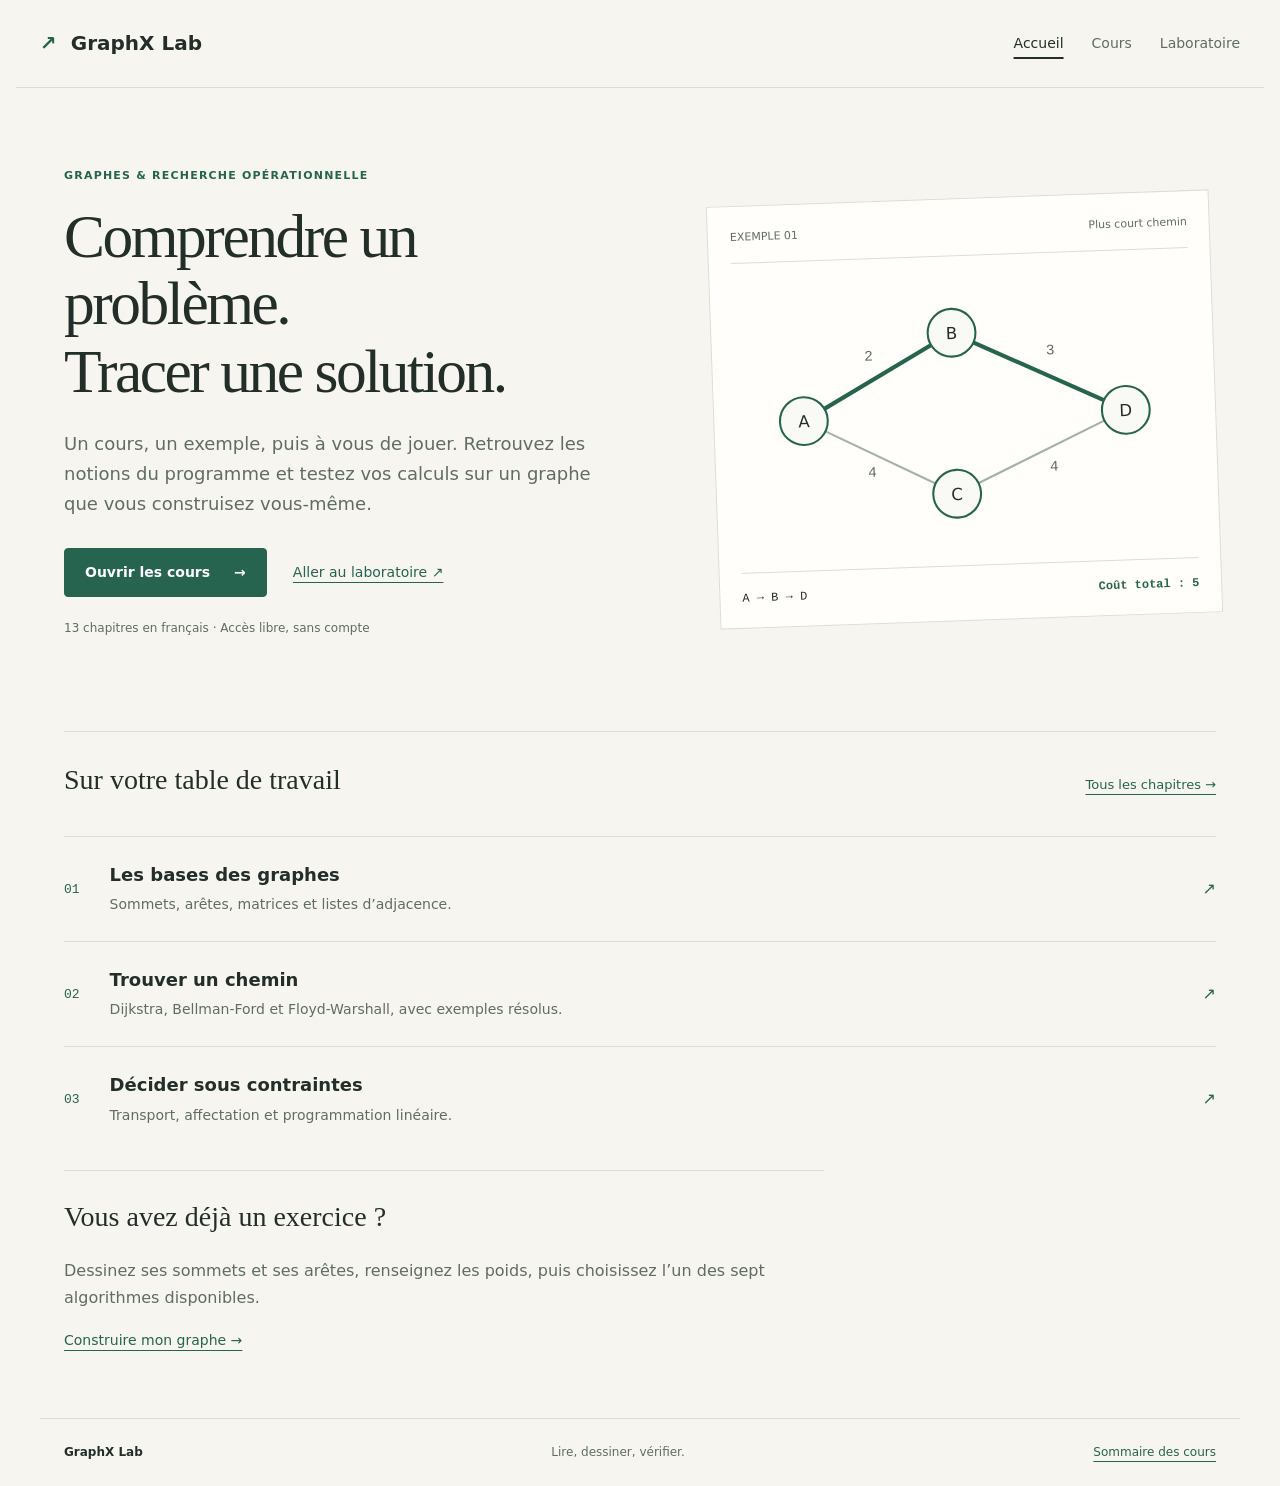
<file: index.html>
<!DOCTYPE html>
<html lang="fr">
<head>
  <meta charset="UTF-8">
  <meta name="viewport" content="width=device-width, initial-scale=1.0">
  <meta name="description" content="Cours de graphes et de recherche opérationnelle en français. Exemples résolus, quiz et laboratoire de calcul.">
  <title>GraphX Lab — Graphes et recherche opérationnelle</title>
  <link rel="stylesheet" href="site.css">
</head>
<body>
  <a class="skip-link" href="#contenu">Aller au contenu</a>
  <header class="site-header">
    <a class="brand" href="index.html"><span class="brand-mark" aria-hidden="true">↗</span> GraphX Lab</a>
    <nav aria-label="Navigation principale"><a href="index.html" aria-current="page">Accueil</a><a href="cours.html">Cours</a><a href="exercices.html">Laboratoire</a></nav>
  </header>
  <main id="contenu">
    <section class="home-intro">
      <div>
        <p class="eyebrow">Graphes & recherche opérationnelle</p>
        <h1>Comprendre un problème.<br>Tracer une solution.</h1>
        <p class="intro-copy">Un cours, un exemple, puis à vous de jouer. Retrouvez les notions du programme et testez vos calculs sur un graphe que vous construisez vous-même.</p>
        <div class="home-actions"><a class="button" href="cours.html">Ouvrir les cours <span aria-hidden="true">→</span></a><a href="exercices.html">Aller au laboratoire ↗</a></div>
        <p class="home-note">13 chapitres en français · Accès libre, sans compte</p>
      </div>
      <figure class="graph-notebook">
        <div class="notebook-heading"><span>EXEMPLE 01</span><span>Plus court chemin</span></div>
        <svg viewBox="0 0 440 270" role="img" aria-labelledby="graph-title graph-desc">
          <title id="graph-title">Un chemin de A à D</title><desc id="graph-desc">Le chemin A, B, D coûte 5. Le chemin passant par C coûte 8.</desc>
          <g fill="none" stroke="#a5b2ac" stroke-width="2"><path d="M65 140 210 215 375 140"/></g>
          <path d="M65 140 210 60 375 140" fill="none" stroke="#27644f" stroke-width="4"/>
          <g class="edge-label"><text x="125" y="84">2</text><text x="300" y="84">3</text><text x="125" y="196">4</text><text x="300" y="196">4</text></g>
          <g fill="#f9faf6" stroke="#27644f" stroke-width="2"><circle cx="65" cy="140" r="23"/><circle cx="210" cy="60" r="23"/><circle cx="210" cy="215" r="23"/><circle cx="375" cy="140" r="23"/></g>
          <g class="graph-label"><text x="65" y="146">A</text><text x="210" y="66">B</text><text x="210" y="221">C</text><text x="375" y="146">D</text></g>
        </svg>
        <figcaption><span>A → B → D</span><strong>Coût total : 5</strong></figcaption>
      </figure>
    </section>
    <section class="study-section" aria-labelledby="study-title">
      <div class="section-heading"><h2 id="study-title">Sur votre table de travail</h2><a href="cours.html">Tous les chapitres →</a></div>
      <div class="study-rows">
        <a href="cours.html#representations"><span class="row-number">01</span><div><h3>Les bases des graphes</h3><p>Sommets, arêtes, matrices et listes d’adjacence.</p></div><span aria-hidden="true">↗</span></a>
        <a href="cours.html#plus-courts-chemins"><span class="row-number">02</span><div><h3>Trouver un chemin</h3><p>Dijkstra, Bellman-Ford et Floyd-Warshall, avec exemples résolus.</p></div><span aria-hidden="true">↗</span></a>
        <a href="cours.html#transport"><span class="row-number">03</span><div><h3>Décider sous contraintes</h3><p>Transport, affectation et programmation linéaire.</p></div><span aria-hidden="true">↗</span></a>
      </div>
    </section>
    <section class="practice-note"><h2>Vous avez déjà un exercice ?</h2><p>Dessinez ses sommets et ses arêtes, renseignez les poids, puis choisissez l’un des sept algorithmes disponibles.</p><a href="exercices.html">Construire mon graphe →</a></section>
  </main>
  <footer><span>GraphX Lab</span><span>Lire, dessiner, vérifier.</span><a href="cours.html#chapitres">Sommaire des cours</a></footer>
</body>
</html>
</file>
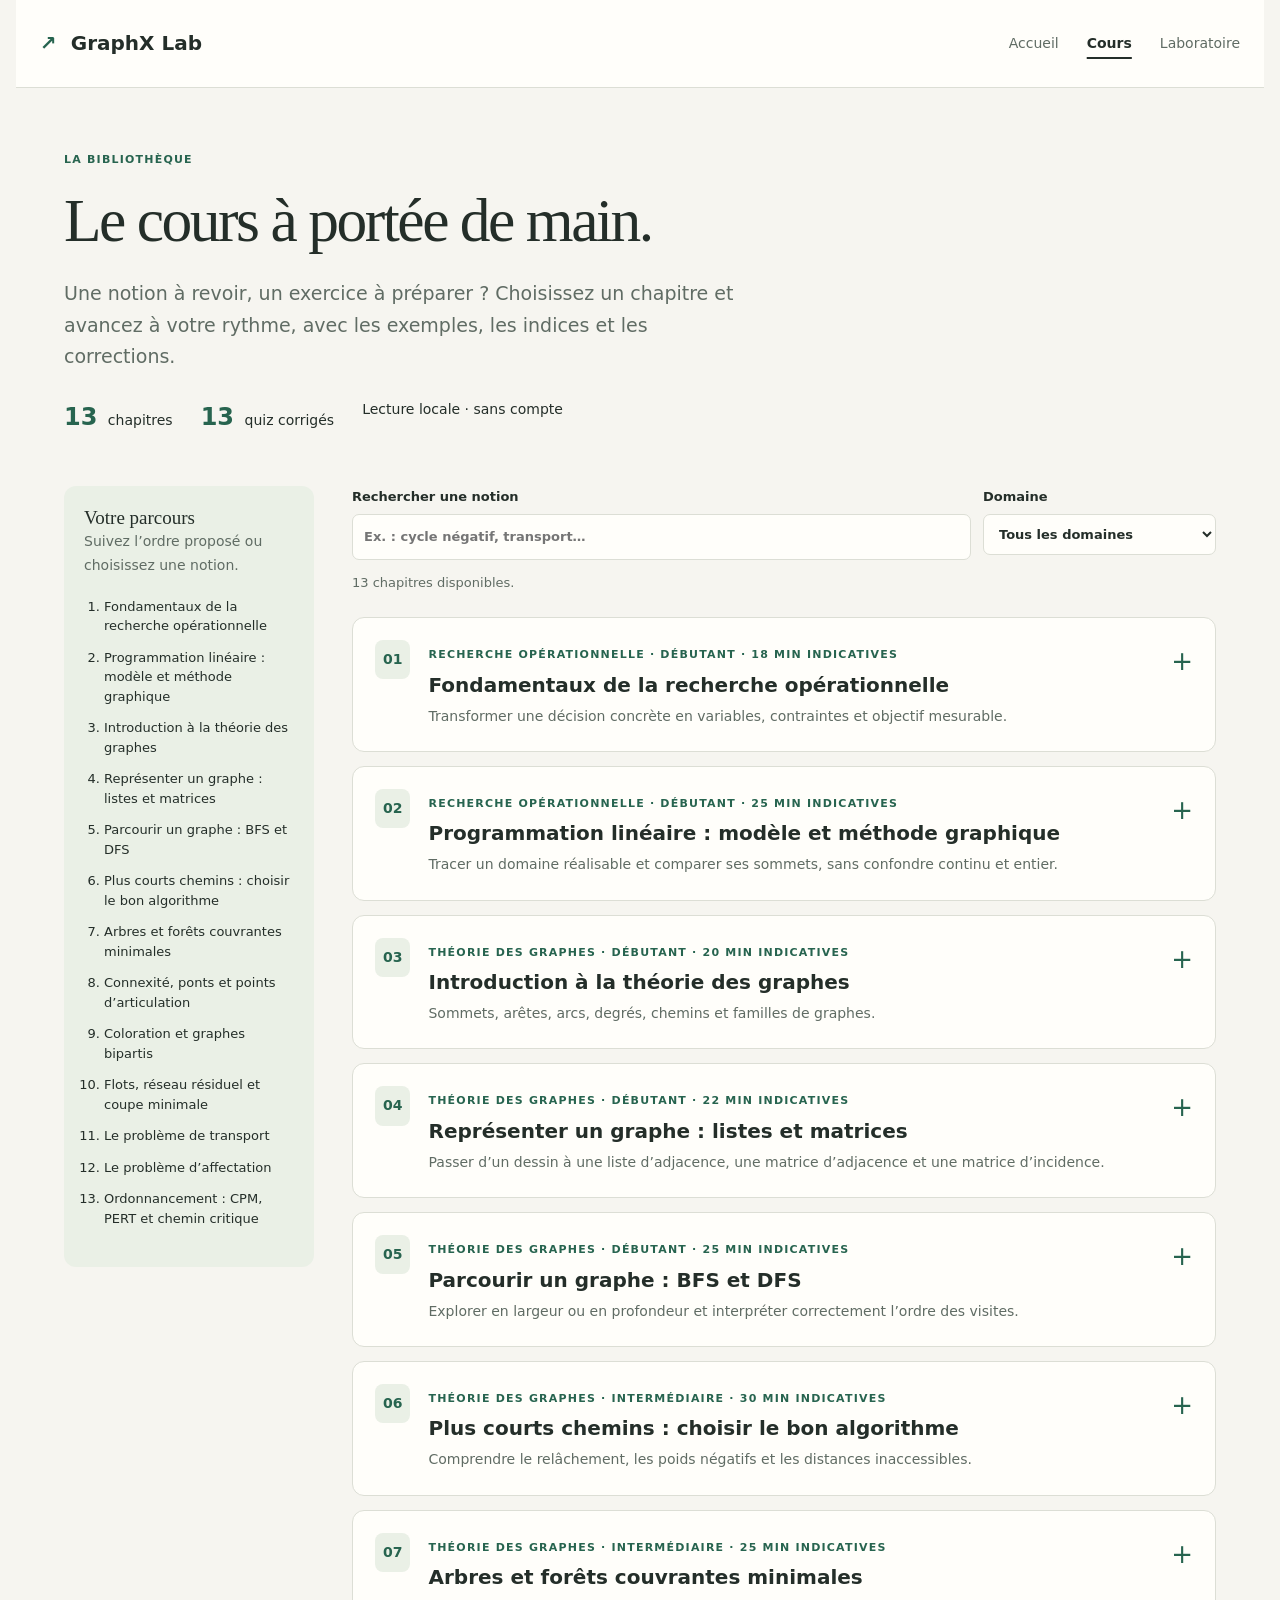
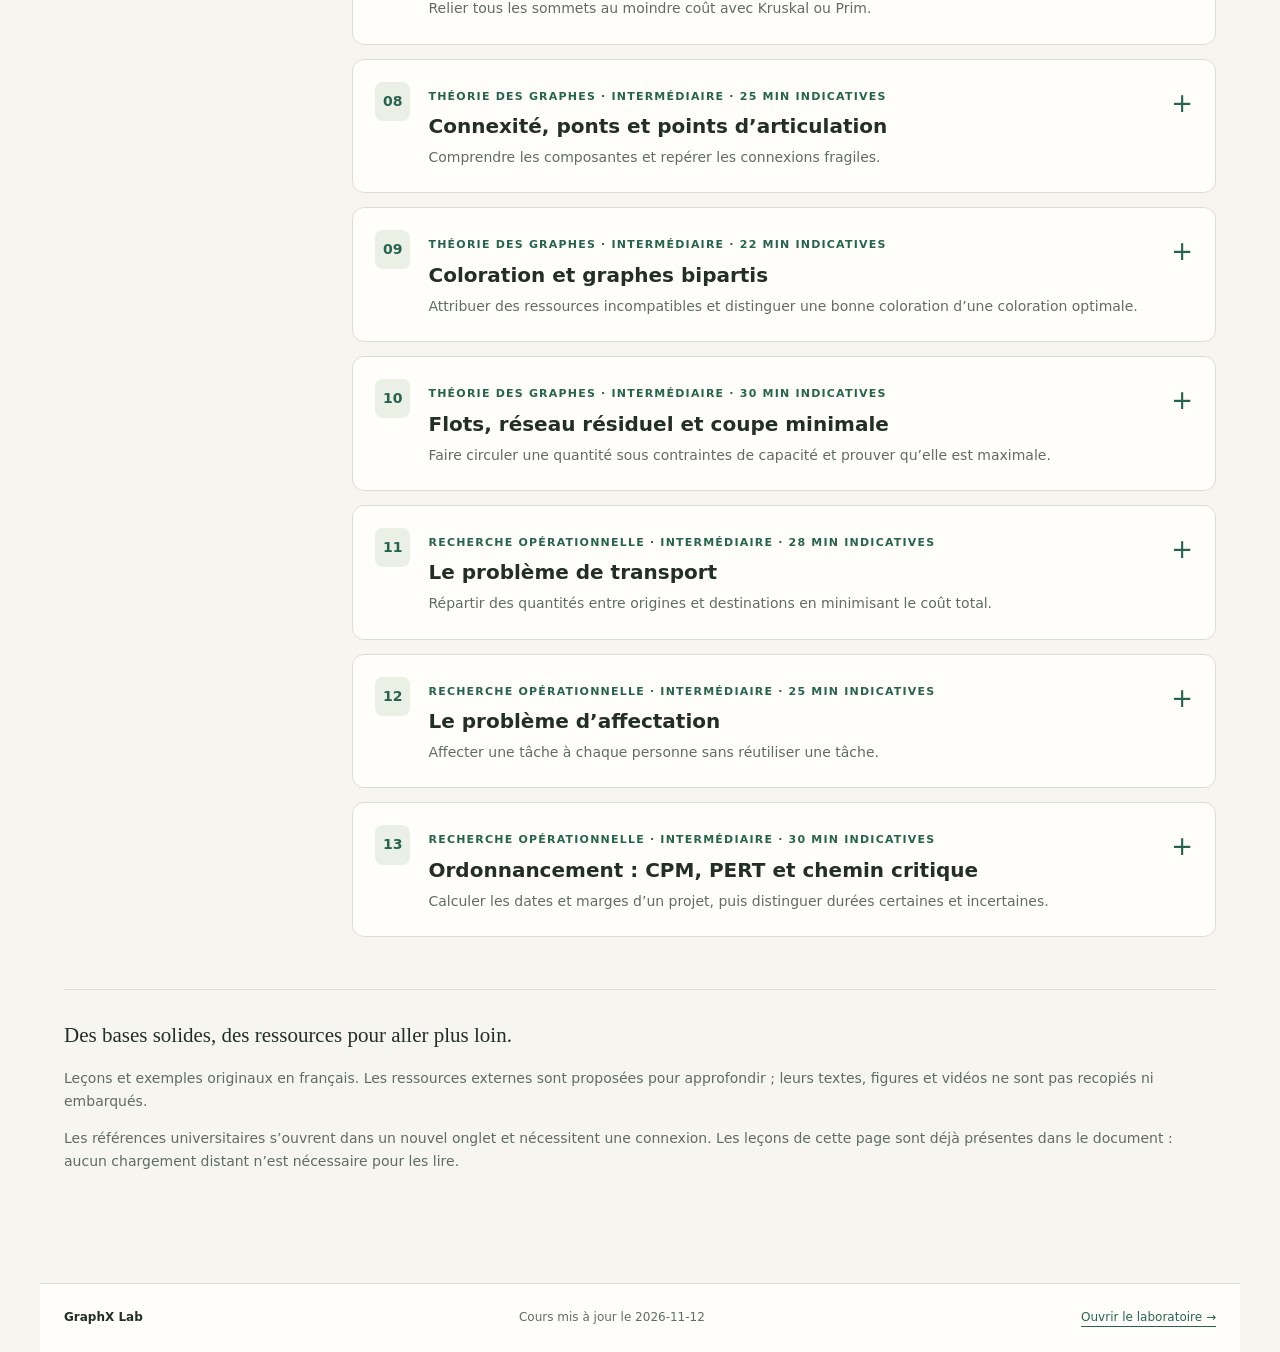
<file: cours.html>
<!DOCTYPE html>
<html lang="fr"><head><meta charset="UTF-8"><meta name="viewport" content="width=device-width, initial-scale=1.0">
<meta name="description" content="Treize cours en français sur les graphes et la recherche opérationnelle, avec exemples corrigés, quiz et activités.">
<title>Cours et exercices corrigés | GraphX Lab</title><link rel="stylesheet" href="style.css"><link rel="stylesheet" href="site.css"><script defer src="js/cours.js"></script></head>
<body><a class="skip-link" href="#contenu">Aller au contenu</a>
<header class="site-header"><a class="brand" href="index.html"><span class="brand-mark" aria-hidden="true">↗</span> GraphX Lab</a><nav aria-label="Navigation principale"><a href="index.html">Accueil</a><a href="cours.html" aria-current="page">Cours</a><a href="exercices.html">Laboratoire</a></nav></header>
<main id="contenu"><div class="hero"><p class="eyebrow">La bibliothèque</p><h1>Le cours à portée de main.</h1><p>Une notion à revoir, un exercice à préparer ? Choisissez un chapitre et avancez à votre rythme, avec les exemples, les indices et les corrections.</p><div class="stats"><span><strong>13</strong> chapitres</span><span><strong>13</strong> quiz corrigés</span><span>Lecture locale · sans compte</span></div></div>
<div class="course-layout"><aside id="chapitres"><h2>Votre parcours</h2><p class="muted">Suivez l’ordre proposé ou choisissez une notion.</p><ol class="toc"><li data-toc="recherche-operationnelle"><a href="#recherche-operationnelle">Fondamentaux de la recherche opérationnelle</a></li><li data-toc="programmation-lineaire"><a href="#programmation-lineaire">Programmation linéaire : modèle et méthode graphique</a></li><li data-toc="introduction-graphes"><a href="#introduction-graphes">Introduction à la théorie des graphes</a></li><li data-toc="representations"><a href="#representations">Représenter un graphe : listes et matrices</a></li><li data-toc="bfs-dfs"><a href="#bfs-dfs">Parcourir un graphe : BFS et DFS</a></li><li data-toc="plus-courts-chemins"><a href="#plus-courts-chemins">Plus courts chemins : choisir le bon algorithme</a></li><li data-toc="arbres-couvrants"><a href="#arbres-couvrants">Arbres et forêts couvrantes minimales</a></li><li data-toc="connexite"><a href="#connexite">Connexité, ponts et points d’articulation</a></li><li data-toc="coloration"><a href="#coloration">Coloration et graphes bipartis</a></li><li data-toc="flots"><a href="#flots">Flots, réseau résiduel et coupe minimale</a></li><li data-toc="transport"><a href="#transport">Le problème de transport</a></li><li data-toc="affectation"><a href="#affectation">Le problème d’affectation</a></li><li data-toc="pert-cpm"><a href="#pert-cpm">Ordonnancement : CPM, PERT et chemin critique</a></li></ol></aside>
<div class="course-content"><div class="filters" id="courseFilters" hidden><label for="courseSearch">Rechercher une notion<input id="courseSearch" type="search" placeholder="Ex. : cycle négatif, transport…" autocomplete="off"></label><label for="courseCategory">Domaine<select id="courseCategory"><option value="">Tous les domaines</option><option>Recherche opérationnelle</option><option>Théorie des graphes</option></select></label><p id="courseCount" role="status" aria-live="polite">13 chapitres disponibles.</p></div>
<noscript><p>Les cours, indices et corrections sont lisibles sans JavaScript. Activez JavaScript pour la recherche et la validation des quiz.</p></noscript>
<p id="noCourses" hidden>Aucun chapitre ne correspond à votre recherche. Essayez un autre terme.</p>
<details class="lesson" id="recherche-operationnelle" data-lesson data-category="Recherche opérationnelle" data-search="Fondamentaux de la recherche opérationnelle Transformer une décision concrète en variables, contraintes et objectif mesurable. La recherche opérationnelle construit et analyse des modèles pour comparer des décisions sous contraintes. Une solution optimale est la meilleure parmi les solutions réalisables du modèle ; sa pertinence dépend aussi de la fidélité des hypothèses au problème réel. Distinguer solution réalisable et solution optimale. Identifier les hypothèses et les unités d’un modèle. Construire le modèle Commencez par définir ce qui est décidé : quantité produite, affectation d’une personne ou itinéraire choisi. Distinguez ces variables des données imposées : budgets, demandes et durées. Une contrainte exprime une obligation ; l’objectif exprime ce que l’on cherche à améliorer. Les unités permettent de repérer des erreurs : un coût unitaire en euros par objet multiplié par une quantité donne des euros. Après résolution, vérifiez les contraintes, les arrondis et l’effet d’une variation des données. Choisir une méthode Un réseau de routes peut se modéliser par un graphe ; des ressources divisibles peuvent conduire à un programme linéaire. Une variable comptant des personnes exige une contrainte d’intégralité : arrondir une solution continue ne garantit ni faisabilité ni optimalité.">
<summary><span class="chapter-number">01</span><span><span class="eyebrow">Recherche opérationnelle · Débutant · 18 min indicatives</span><span class="chapter-title">Fondamentaux de la recherche opérationnelle</span><span class="muted">Transformer une décision concrète en variables, contraintes et objectif mesurable.</span></span></summary>
<div class="lesson-body">
<section><h3>Objectifs pédagogiques</h3><ul><li>Distinguer solution réalisable et solution optimale.</li><li>Identifier les hypothèses et les unités d’un modèle.</li></ul></section>
<p class="prerequisites"><strong>Prérequis.</strong> Calcul numérique élémentaire et lecture d’inégalités.</p>
<section><h3>Définition</h3><p>La recherche opérationnelle construit et analyse des modèles pour comparer des décisions sous contraintes. Une solution optimale est la meilleure parmi les solutions réalisables du modèle ; sa pertinence dépend aussi de la fidélité des hypothèses au problème réel.</p></section>
<section><h3>Construire le modèle</h3><p>Commencez par définir ce qui est décidé : quantité produite, affectation d’une personne ou itinéraire choisi. Distinguez ces variables des données imposées : budgets, demandes et durées. Une contrainte exprime une obligation ; l’objectif exprime ce que l’on cherche à améliorer.</p><p>Les unités permettent de repérer des erreurs : un coût unitaire en euros par objet multiplié par une quantité donne des euros. Après résolution, vérifiez les contraintes, les arrondis et l’effet d’une variation des données.</p></section><section><h3>Choisir une méthode</h3><p>Un réseau de routes peut se modéliser par un graphe ; des ressources divisibles peuvent conduire à un programme linéaire. Une variable comptant des personnes exige une contrainte d’intégralité : arrondir une solution continue ne garantit ni faisabilité ni optimalité.</p></section>
<section><h3>Formules et conventions</h3><pre class="formula">Optimiser f(x), sous gᵢ(x) ≤ bᵢ et x ∈ D.</pre><pre class="formula">Réalisable : toutes les contraintes sont satisfaites. Optimal : aucun réalisable n’améliore l’objectif.</pre></section>
<figure><svg viewBox="0 0 360 220" role="img" aria-labelledby="figure-recherche-operationnelle"><title id="figure-recherche-operationnelle">Exemple orienté du chapitre Fondamentaux de la recherche opérationnelle</title><defs><marker id="arrow-recherche-operationnelle" markerWidth="7" markerHeight="7" refX="6" refY="3" orient="auto"><path d="M0,0 L6,3 L0,6 Z"/></marker></defs><line x1="194.3398983762886" y1="53.94156786583615" x2="273.6601016237114" y2="131.05843213416384" marker-end="url(#arrow-recherche-operationnelle)"/><text class="weight" x="241" y="85.5">2</text><line x1="268" y1="145" x2="92" y2="145" marker-end="url(#arrow-recherche-operationnelle)"/><text class="weight" x="187" y="138">3</text><line x1="165.6601016237114" y1="53.94156786583615" x2="86.33989837628862" y2="131.05843213416384" marker-end="url(#arrow-recherche-operationnelle)"/><text class="weight" x="133" y="85.5">10</text><circle cx="180" cy="40" r="18"/><text class="node-label" x="180" y="45">1</text><circle cx="288" cy="145" r="18"/><text class="node-label" x="288" y="150">2</text><circle cx="72" cy="145" r="18"/><text class="node-label" x="72" y="150">3</text></svg><figcaption>Exemple du chapitre · arcs orientés · les nombres sur les connexions indiquent leurs poids.</figcaption></figure>
<section><h3>Exemple résolu</h3><p>Livrer un colis de 1 à 3 : trajets 1→2 à 2 €, 2→3 à 3 € et 1→3 à 10 €.</p><ol><li>Les sommets représentent les lieux ; les arcs représentent les trajets autorisés.</li><li>Comparer le trajet direct à 10 € au trajet via 2, de coût 2 + 3 = 5 €.</li></ol><p class="takeaway">Le trajet 1→2→3 coûte 5 €. Il est optimal dans ce petit réseau, pas nécessairement dans un réseau dont des trajets auraient été omis.</p></section>
<section><h3>Pseudocode</h3><pre><code>Définir les décisions et les données
Écrire les contraintes et l’objectif
Choisir une méthode adaptée
Résoudre, vérifier, puis interpréter la solution</code></pre></section>
<section><h3>Complexité et limites</h3><p>La complexité dépend du problème et de la méthode. Il n’existe pas de borne unique valable pour toute la recherche opérationnelle.</p></section>
<section><h3>Activité guidée</h3><ul><li>Construisez le réseau de livraison ci-dessus.</li><li>Lancez Dijkstra et interprétez la distance en euros.</li></ul><a class="button" href="exercices.html#course=%7B%22graph%22%3A%7B%22directed%22%3Atrue%2C%22nodes%22%3A%5B%7B%22id%22%3A1%2C%22x%22%3A180%2C%22y%22%3A40%7D%2C%7B%22id%22%3A2%2C%22x%22%3A288%2C%22y%22%3A145%7D%2C%7B%22id%22%3A3%2C%22x%22%3A72%2C%22y%22%3A145%7D%5D%2C%22edges%22%3A%5B%7B%22source%22%3A1%2C%22destination%22%3A2%2C%22weight%22%3A2%7D%2C%7B%22source%22%3A2%2C%22destination%22%3A3%2C%22weight%22%3A3%7D%2C%7B%22source%22%3A1%2C%22destination%22%3A3%2C%22weight%22%3A10%7D%5D%7D%2C%22algorithm%22%3A%22dijkstra%22%7D">Ouvrir cet exemple dans le laboratoire →</a></section>
<section><h3>À vous de résoudre</h3><p>Un atelier dispose de 12 heures. Un objet demande 3 heures et rapporte 7 €. Écrire le modèle et trouver la quantité optimale.</p><details class="hint"><summary>Indice 1</summary><p>La quantité est un entier positif ou nul.</p></details><details class="hint"><summary>Indice 2</summary><p>Traduire le temps disponible par 3x ≤ 12.</p></details><details class="correction"><summary>Afficher la correction détaillée</summary><ol><li>Maximiser 7x sous 3x ≤ 12 et x entier ≥ 0.</li><li>Les quantités possibles sont 0 à 4. Comme le gain augmente avec x, choisir x = 4 : gain 28 €.</li></ol></details></section>
<section><h3>Quiz de compréhension</h3><form class="quiz" data-correct="1" data-explanation="Une solution hors de l’ensemble réalisable n’est pas une solution admissible, quel que soit son gain." data-hint="L’optimisation compare seulement les solutions admissibles."><fieldset><legend>Une solution optimale peut-elle violer une contrainte du modèle ?</legend><label class="answer"><input type="radio" name="answer-recherche-operationnelle-0" value="0"> Oui, si le gain est élevé.</label><label class="answer"><input type="radio" name="answer-recherche-operationnelle-0" value="1"> Non, elle doit d’abord être réalisable.</label><label class="answer"><input type="radio" name="answer-recherche-operationnelle-0" value="2"> Seulement si la variable est entière.</label><button type="submit" disabled>Vérifier ma réponse</button><p class="feedback" role="status" aria-live="polite"></p></fieldset></form></section>
<section><h3>Pour approfondir</h3><ul class="sources"><li><a href="https://user.engineering.uiowa.edu/~dbricker/or_lectures.html" target="_blank" rel="noopener noreferrer">University of Iowa — Operations Research, cours de D. Bricker ↗</a><span class="muted"> · Anglais · ressource externe</span></li></ul></section>
<a href="#chapitres" class="back-to-top">Retour au sommaire ↑</a>
</div></details>
<details class="lesson" id="programmation-lineaire" data-lesson data-category="Recherche opérationnelle" data-search="Programmation linéaire : modèle et méthode graphique Tracer un domaine réalisable et comparer ses sommets, sans confondre continu et entier. Un programme linéaire optimise une fonction linéaire sous des contraintes linéaires. Dans un modèle continu, les variables peuvent prendre des valeurs fractionnaires. L’ajout de contraintes d’intégralité change la classe du problème. Formuler un programme linéaire à deux variables. Reconnaître les cas infaisable et non borné. Lire le domaine réalisable En dimension deux, une inégalité définit un demi-plan. Leur intersection avec x ≥ 0 et y ≥ 0 forme le domaine réalisable. Une droite de niveau de l’objectif regroupe les points donnant la même valeur. Sur un domaine réalisable non vide et borné, il existe un optimum en un sommet ; plusieurs sommets ou tout un segment peuvent être optimaux. Un domaine vide signifie que les exigences sont incompatibles. Un objectif non borné peut être amélioré sans limite dans le modèle. Au-delà du dessin Le simplexe passe entre solutions de base ; il ne possède pas de garantie polynomiale générale dans le pire cas. Des méthodes de points intérieurs existent. La lecture graphique explique les concepts mais ne remplace pas un solveur pour de nombreuses variables.">
<summary><span class="chapter-number">02</span><span><span class="eyebrow">Recherche opérationnelle · Débutant · 25 min indicatives</span><span class="chapter-title">Programmation linéaire : modèle et méthode graphique</span><span class="muted">Tracer un domaine réalisable et comparer ses sommets, sans confondre continu et entier.</span></span></summary>
<div class="lesson-body">
<section><h3>Objectifs pédagogiques</h3><ul><li>Formuler un programme linéaire à deux variables.</li><li>Reconnaître les cas infaisable et non borné.</li></ul></section>
<p class="prerequisites"><strong>Prérequis.</strong> Inégalités, équations de droites ; chapitre sur la modélisation.</p>
<section><h3>Définition</h3><p>Un programme linéaire optimise une fonction linéaire sous des contraintes linéaires. Dans un modèle continu, les variables peuvent prendre des valeurs fractionnaires. L’ajout de contraintes d’intégralité change la classe du problème.</p></section>
<section><h3>Lire le domaine réalisable</h3><p>En dimension deux, une inégalité définit un demi-plan. Leur intersection avec x ≥ 0 et y ≥ 0 forme le domaine réalisable. Une droite de niveau de l’objectif regroupe les points donnant la même valeur.</p><p>Sur un domaine réalisable non vide et borné, il existe un optimum en un sommet ; plusieurs sommets ou tout un segment peuvent être optimaux. Un domaine vide signifie que les exigences sont incompatibles. Un objectif non borné peut être amélioré sans limite dans le modèle.</p></section><section><h3>Au-delà du dessin</h3><p>Le simplexe passe entre solutions de base ; il ne possède pas de garantie polynomiale générale dans le pire cas. Des méthodes de points intérieurs existent. La lecture graphique explique les concepts mais ne remplace pas un solveur pour de nombreuses variables.</p></section>
<section><h3>Formules et conventions</h3><pre class="formula">Maximiser z = 3x + 2y.</pre><pre class="formula">2x + y ≤ 8 ; x + y ≤ 5 ; x ≥ 0 ; y ≥ 0.</pre></section>

<section><h3>Exemple résolu</h3><p>Résoudre le programme linéaire ci-dessus.</p><ol><li>Les sommets réalisables sont (0,0), (4,0), (3,2) et (0,5).</li><li>L’intersection des deux contraintes actives donne x = 3 et y = 2.</li><li>Les objectifs valent respectivement 0, 12, 13 et 10.</li></ol><p class="takeaway">L’optimum est (3,2), de valeur 13. La comparaison de tous les sommets établit l’optimalité dans ce domaine borné.</p><div class="table-scroll"><table><thead><tr><th scope="col">x</th><th scope="col">y</th><th scope="col">3x + 2y</th></tr></thead><tbody><tr><td>0</td><td>0</td><td>0</td></tr><tr><td>4</td><td>0</td><td>12</td></tr><tr><td>3</td><td>2</td><td>13</td></tr><tr><td>0</td><td>5</td><td>10</td></tr></tbody></table></div></section>
<section><h3>Pseudocode</h3><pre><code>Tracer les frontières des contraintes
Conserver les intersections réalisables
Vérifier que le domaine est non vide et borné
Évaluer l’objectif à chaque sommet
Comparer les valeurs et vérifier les contraintes</code></pre></section>
<section><h3>Complexité et limites</h3><p>L’énumération graphique convient ici à deux variables. En dimension variable, énumérer tous les sommets peut être exponentiel ; ne pas généraliser cette méthode en algorithme efficace universel.</p></section>
<section><h3>Activité guidée</h3><ul><li>Sur papier, tracez 2x + y = 8 et x + y = 5.</li><li>Hachurez les demi-plans puis vérifiez les quatre sommets du tableau. Cette activité ne nécessite pas de solveur dans le laboratoire.</li></ul></section>
<section><h3>À vous de résoudre</h3><p>Maximiser x + y sous x ≤ 2, y ≤ 3 et x,y ≥ 0. Existe-t-il plusieurs optima ?</p><details class="hint"><summary>Indice 1</summary><p>Le domaine est un rectangle.</p></details><details class="hint"><summary>Indice 2</summary><p>Les deux coefficients de l’objectif sont strictement positifs.</p></details><details class="correction"><summary>Afficher la correction détaillée</summary><ol><li>Le point (2,3) est réalisable et donne 5.</li><li>Toute diminution de x ou y réduit l’objectif ; cet optimum est unique.</li></ol></details></section>
<section><h3>Quiz de compréhension</h3><form class="quiz" data-correct="1" data-explanation="L’intégralité doit être traitée dans le modèle et dans la résolution ; un arrondi arbitraire n’est pas une méthode correcte." data-hint="Pensez à une contrainte qui impose une capacité exacte."><fieldset><legend>L’arrondi d’une solution continue est-il toujours une solution entière optimale ?</legend><label class="answer"><input type="radio" name="answer-programmation-lineaire-0" value="0"> Oui.</label><label class="answer"><input type="radio" name="answer-programmation-lineaire-0" value="1"> Non : il peut violer les contraintes ou perdre l’optimalité.</label><label class="answer"><input type="radio" name="answer-programmation-lineaire-0" value="2"> Oui, pour toute minimisation.</label><button type="submit" disabled>Vérifier ma réponse</button><p class="feedback" role="status" aria-live="polite"></p></fieldset></form></section>
<section><h3>Pour approfondir</h3><ul class="sources"><li><a href="https://user.engineering.uiowa.edu/~dbricker/or_lectures.html" target="_blank" rel="noopener noreferrer">University of Iowa — Operations Research, cours de D. Bricker ↗</a><span class="muted"> · Anglais · ressource externe</span></li></ul></section>
<a href="#chapitres" class="back-to-top">Retour au sommaire ↑</a>
</div></details>
<details class="lesson" id="introduction-graphes" data-lesson data-category="Théorie des graphes" data-search="Introduction à la théorie des graphes Sommets, arêtes, arcs, degrés, chemins et familles de graphes. Un graphe décrit des objets, appelés sommets, et des relations. Une arête non orientée relie deux sommets sans ordre ; un arc possède une source et une destination. Une pondération associe une valeur à chaque connexion. Choisir entre graphe orienté et non orienté. Distinguer graphe simple, multigraphe et graphe pondéré. Conventions à expliciter Un graphe simple non orienté ne contient ni boucle ni arêtes parallèles. Un multigraphe autorise plusieurs connexions entre les mêmes sommets. Une boucle revient à son propre sommet. Un poids peut représenter une durée ou un coût : il ne détermine pas à lui seul le sens de la connexion. Dans ce cours, un chemin élémentaire ne répète pas de sommet. Un cycle revient à son point de départ sans répéter les autres sommets. Les conventions peuvent varier entre ouvrages ; annoncez toujours celles de votre exercice. Compter correctement Dans un graphe non orienté, une boucle compte deux fois dans le degré. Dans un graphe orienté, elle contribue une fois au degré entrant et une fois au degré sortant. Un sommet isolé n’a aucune connexion ; un sommet pendant a degré 1 en non orienté.">
<summary><span class="chapter-number">03</span><span><span class="eyebrow">Théorie des graphes · Débutant · 20 min indicatives</span><span class="chapter-title">Introduction à la théorie des graphes</span><span class="muted">Sommets, arêtes, arcs, degrés, chemins et familles de graphes.</span></span></summary>
<div class="lesson-body">
<section><h3>Objectifs pédagogiques</h3><ul><li>Choisir entre graphe orienté et non orienté.</li><li>Distinguer graphe simple, multigraphe et graphe pondéré.</li></ul></section>
<p class="prerequisites"><strong>Prérequis.</strong> Ensembles finis et comptage.</p>
<section><h3>Définition</h3><p>Un graphe décrit des objets, appelés sommets, et des relations. Une arête non orientée relie deux sommets sans ordre ; un arc possède une source et une destination. Une pondération associe une valeur à chaque connexion.</p></section>
<section><h3>Conventions à expliciter</h3><p>Un graphe simple non orienté ne contient ni boucle ni arêtes parallèles. Un multigraphe autorise plusieurs connexions entre les mêmes sommets. Une boucle revient à son propre sommet. Un poids peut représenter une durée ou un coût : il ne détermine pas à lui seul le sens de la connexion.</p><p>Dans ce cours, un chemin élémentaire ne répète pas de sommet. Un cycle revient à son point de départ sans répéter les autres sommets. Les conventions peuvent varier entre ouvrages ; annoncez toujours celles de votre exercice.</p></section><section><h3>Compter correctement</h3><p>Dans un graphe non orienté, une boucle compte deux fois dans le degré. Dans un graphe orienté, elle contribue une fois au degré entrant et une fois au degré sortant. Un sommet isolé n’a aucune connexion ; un sommet pendant a degré 1 en non orienté.</p></section>
<section><h3>Formules et conventions</h3><pre class="formula">G = (V,E) ; n = |V| ; m = |E|.</pre><pre class="formula">Non orienté : Σ deg(v) = 2m.</pre><pre class="formula">Orienté : Σ deg⁺(v) = Σ deg⁻(v) = m.</pre><pre class="formula">Graphe complet simple non orienté : m = n(n−1)/2.</pre></section>
<figure><svg viewBox="0 0 360 220" role="img" aria-labelledby="figure-introduction-graphes"><title id="figure-introduction-graphes">Exemple non orienté du chapitre Introduction à la théorie des graphes</title><defs><marker id="arrow-introduction-graphes" markerWidth="7" markerHeight="7" refX="6" refY="3" orient="auto"><path d="M0,0 L6,3 L0,6 Z"/></marker></defs><line x1="194.3398983762886" y1="53.94156786583615" x2="273.6601016237114" y2="131.05843213416384" /><text class="weight" x="241" y="85.5">1</text><line x1="268" y1="145" x2="92" y2="145" /><text class="weight" x="187" y="138">1</text><line x1="86.33989837628862" y1="131.05843213416384" x2="165.6601016237114" y2="53.94156786583615" /><text class="weight" x="133" y="85.5">1</text><circle cx="180" cy="40" r="18"/><text class="node-label" x="180" y="45">1</text><circle cx="288" cy="145" r="18"/><text class="node-label" x="288" y="150">2</text><circle cx="72" cy="145" r="18"/><text class="node-label" x="72" y="150">3</text></svg><figcaption>Exemple du chapitre · arêtes non orientées · les nombres sur les connexions indiquent leurs poids.</figcaption></figure>
<section><h3>Exemple résolu</h3><p>Trois lieux sont reliés deux à deux par des routes à double sens.</p><ol><li>Créer V = {1,2,3} et E = {{1,2},{2,3},{1,3}}.</li><li>Chaque sommet a degré 2 ; la somme des degrés vaut 6.</li></ol><p class="takeaway">Il y a trois arêtes : 2m = 6. Ce graphe est le triangle K₃.</p></section>
<section><h3>Pseudocode</h3><pre><code>Pour chaque sommet v : degré[v] ← 0
Pour chaque arête {u,v} :
  degré[u] ← degré[u] + 1
  degré[v] ← degré[v] + 1</code></pre></section>
<section><h3>Complexité et limites</h3><p>Compter les degrés à partir d’une liste d’arêtes prend O(V + E) en temps et O(V) de mémoire auxiliaire.</p></section>
<section><h3>Activité guidée</h3><ul><li>Construisez le triangle non orienté.</li><li>Passez en mode orienté et observez que le dessin représente désormais trois arcs, pas six.</li></ul><a class="button" href="exercices.html#course=%7B%22graph%22%3A%7B%22directed%22%3Afalse%2C%22nodes%22%3A%5B%7B%22id%22%3A1%2C%22x%22%3A180%2C%22y%22%3A40%7D%2C%7B%22id%22%3A2%2C%22x%22%3A288%2C%22y%22%3A145%7D%2C%7B%22id%22%3A3%2C%22x%22%3A72%2C%22y%22%3A145%7D%5D%2C%22edges%22%3A%5B%7B%22source%22%3A1%2C%22destination%22%3A2%2C%22weight%22%3A1%7D%2C%7B%22source%22%3A2%2C%22destination%22%3A3%2C%22weight%22%3A1%7D%2C%7B%22source%22%3A3%2C%22destination%22%3A1%2C%22weight%22%3A1%7D%5D%7D%2C%22algorithm%22%3Anull%7D">Ouvrir cet exemple dans le laboratoire →</a></section>
<section><h3>À vous de résoudre</h3><p>Un graphe simple non orienté complet possède quatre sommets. Combien a-t-il d’arêtes et quel est le degré de chaque sommet ?</p><details class="hint"><summary>Indice 1</summary><p>Chaque sommet est relié aux trois autres.</p></details><details class="hint"><summary>Indice 2</summary><p>Chaque arête est comptée deux fois dans la somme des degrés.</p></details><details class="correction"><summary>Afficher la correction détaillée</summary><ol><li>Les quatre degrés valent 3 : somme 12.</li><li>Le nombre d’arêtes est 12/2 = 6, également 4×3/2.</li></ol></details></section>
<section><h3>Quiz de compréhension</h3><form class="quiz" data-correct="2" data-explanation="Elle ajoute 2 au degré. Cette convention conserve l’identité Σ deg(v) = 2m." data-hint="Une boucle possède deux extrémités incidentes au même sommet."><fieldset><legend>Dans un graphe non orienté, combien une boucle ajoute-t-elle au degré de son sommet ?</legend><label class="answer"><input type="radio" name="answer-introduction-graphes-0" value="0"> 0</label><label class="answer"><input type="radio" name="answer-introduction-graphes-0" value="1"> 1</label><label class="answer"><input type="radio" name="answer-introduction-graphes-0" value="2"> 2</label><button type="submit" disabled>Vérifier ma réponse</button><p class="feedback" role="status" aria-live="polite"></p></fieldset></form></section>
<section><h3>Pour approfondir</h3><ul class="sources"><li><a href="https://portail.fil.univ-lille.fr/portail/index.php?dipl=L&amp;sem=S5&amp;ue=Graphes" target="_blank" rel="noopener noreferrer">Université de Lille — UE Graphes, supports et TD ↗</a><span class="muted"> · Français · ressource externe</span></li></ul></section>
<a href="#chapitres" class="back-to-top">Retour au sommaire ↑</a>
</div></details>
<details class="lesson" id="representations" data-lesson data-category="Théorie des graphes" data-search="Représenter un graphe : listes et matrices Passer d’un dessin à une liste d’adjacence, une matrice d’adjacence et une matrice d’incidence. Une représentation encode un même graphe dans une structure de données. Elle doit conserver les identifiants et les conventions d’orientation ; l’ordre des lignes et colonnes doit être indiqué pour rendre une matrice interprétable. Fixer un ordre de sommets et d’arêtes. Ne pas confondre absence d’arête et poids nul. Adjacence Dans un graphe simple, Aᵢⱼ vaut 1 si i est relié à j, sinon 0. Pour un graphe orienté, la ligne i décrit les arcs sortants de i. En non orienté, la matrice est symétrique. Dans un multigraphe, on peut compter les connexions, mais cette convention doit être annoncée. Une matrice de coûts est différente : un poids nul reste une connexion. Pour les plus courts chemins, on représente généralement l’absence d’arc par +∞, puis on initialise la distance d’un sommet à lui-même à zéro. Incidence et listes La matrice d’incidence orientée possède une colonne par arc : −1 à la source et +1 à la destination. Une boucle donne une colonne nulle selon cette convention signée ; elle doit donc être conservée dans la liste d’arêtes. La liste d’adjacence stocke directement les voisins sortants, avec les poids si nécessaire.">
<summary><span class="chapter-number">04</span><span><span class="eyebrow">Théorie des graphes · Débutant · 22 min indicatives</span><span class="chapter-title">Représenter un graphe : listes et matrices</span><span class="muted">Passer d’un dessin à une liste d’adjacence, une matrice d’adjacence et une matrice d’incidence.</span></span></summary>
<div class="lesson-body">
<section><h3>Objectifs pédagogiques</h3><ul><li>Fixer un ordre de sommets et d’arêtes.</li><li>Ne pas confondre absence d’arête et poids nul.</li></ul></section>
<p class="prerequisites"><strong>Prérequis.</strong> Vocabulaire des graphes et tableaux à deux dimensions.</p>
<section><h3>Définition</h3><p>Une représentation encode un même graphe dans une structure de données. Elle doit conserver les identifiants et les conventions d’orientation ; l’ordre des lignes et colonnes doit être indiqué pour rendre une matrice interprétable.</p></section>
<section><h3>Adjacence</h3><p>Dans un graphe simple, Aᵢⱼ vaut 1 si i est relié à j, sinon 0. Pour un graphe orienté, la ligne i décrit les arcs sortants de i. En non orienté, la matrice est symétrique. Dans un multigraphe, on peut compter les connexions, mais cette convention doit être annoncée.</p><p>Une matrice de coûts est différente : un poids nul reste une connexion. Pour les plus courts chemins, on représente généralement l’absence d’arc par +∞, puis on initialise la distance d’un sommet à lui-même à zéro.</p></section><section><h3>Incidence et listes</h3><p>La matrice d’incidence orientée possède une colonne par arc : −1 à la source et +1 à la destination. Une boucle donne une colonne nulle selon cette convention signée ; elle doit donc être conservée dans la liste d’arêtes. La liste d’adjacence stocke directement les voisins sortants, avec les poids si nécessaire.</p></section>
<section><h3>Formules et conventions</h3><pre class="formula">A = [[0,1,1],[0,0,1],[0,0,0]].</pre><pre class="formula">B = [[−1,0,−1],[1,−1,0],[0,1,1]] pour les colonnes (1→2, 2→3, 1→3).</pre></section>
<figure><svg viewBox="0 0 360 220" role="img" aria-labelledby="figure-representations"><title id="figure-representations">Exemple orienté du chapitre Représenter un graphe : listes et matrices</title><defs><marker id="arrow-representations" markerWidth="7" markerHeight="7" refX="6" refY="3" orient="auto"><path d="M0,0 L6,3 L0,6 Z"/></marker></defs><line x1="194.3398983762886" y1="53.94156786583615" x2="273.6601016237114" y2="131.05843213416384" marker-end="url(#arrow-representations)"/><text class="weight" x="241" y="85.5">2</text><line x1="268" y1="145" x2="92" y2="145" marker-end="url(#arrow-representations)"/><text class="weight" x="187" y="138">3</text><line x1="165.6601016237114" y1="53.94156786583615" x2="86.33989837628862" y2="131.05843213416384" marker-end="url(#arrow-representations)"/><text class="weight" x="133" y="85.5">10</text><circle cx="180" cy="40" r="18"/><text class="node-label" x="180" y="45">1</text><circle cx="288" cy="145" r="18"/><text class="node-label" x="288" y="150">2</text><circle cx="72" cy="145" r="18"/><text class="node-label" x="72" y="150">3</text></svg><figcaption>Exemple du chapitre · arcs orientés · les nombres sur les connexions indiquent leurs poids.</figcaption></figure>
<section><h3>Exemple résolu</h3><p>Arcs 1→2, 2→3 et 1→3, dans l’ordre des sommets 1,2,3.</p><ol><li>La liste de 1 est [2,3], celle de 2 est [3], celle de 3 est vide.</li><li>Les trois coefficients non nuls de A sont A₁₂, A₁₃ et A₂₃.</li><li>Chaque colonne de B a une somme nulle.</li></ol><p class="takeaway">La représentation doit respecter le sens des arcs ; A₂₁ reste nul même si A₁₂ vaut 1.</p><div class="table-scroll"><table><thead><tr><th scope="col">Sommet</th><th scope="col">Successeurs</th></tr></thead><tbody><tr><td>1</td><td>2, 3</td></tr><tr><td>2</td><td>3</td></tr><tr><td>3</td><td>aucun</td></tr></tbody></table></div></section>
<section><h3>Pseudocode</h3><pre><code>Initialiser une liste vide pour chaque sommet
Pour chaque arc (u,v,w) : ajouter (v,w) à Adj[u]
Si le graphe est non orienté : ajouter aussi (u,w) à Adj[v]</code></pre></section>
<section><h3>Complexité et limites</h3><p>Matrice d’adjacence : O(V²) en mémoire. Liste d’adjacence : O(V + E). Tester une connexion dans une matrice prend O(1), parcourir les voisins avec une liste prend O(degré sortant).</p></section>
<section><h3>Activité guidée</h3><ul><li>Dessinez les trois arcs du cours.</li><li>Écrivez la matrice d’adjacence sur papier ; comparez-la à la matrice des distances de Floyd-Warshall pour repérer leurs différences.</li></ul><a class="button" href="exercices.html#course=%7B%22graph%22%3A%7B%22directed%22%3Atrue%2C%22nodes%22%3A%5B%7B%22id%22%3A1%2C%22x%22%3A180%2C%22y%22%3A40%7D%2C%7B%22id%22%3A2%2C%22x%22%3A288%2C%22y%22%3A145%7D%2C%7B%22id%22%3A3%2C%22x%22%3A72%2C%22y%22%3A145%7D%5D%2C%22edges%22%3A%5B%7B%22source%22%3A1%2C%22destination%22%3A2%2C%22weight%22%3A2%7D%2C%7B%22source%22%3A2%2C%22destination%22%3A3%2C%22weight%22%3A3%7D%2C%7B%22source%22%3A1%2C%22destination%22%3A3%2C%22weight%22%3A10%7D%5D%7D%2C%22algorithm%22%3A%22floyd%22%7D">Ouvrir cet exemple dans le laboratoire →</a></section>
<section><h3>À vous de résoudre</h3><p>Ajouter l’arc 3→1. Quelles entrées de la matrice d’adjacence et de la liste changent ?</p><details class="hint"><summary>Indice 1</summary><p>La source détermine la ligne.</p></details><details class="hint"><summary>Indice 2</summary><p>Une seule liste de successeurs change.</p></details><details class="correction"><summary>Afficher la correction détaillée</summary><ol><li>A₃₁ passe de 0 à 1.</li><li>La liste de 3 devient [1]. Les autres lignes et listes restent inchangées.</li></ol></details></section>
<section><h3>Quiz de compréhension</h3><form class="quiz" data-correct="1" data-explanation="L’absence doit être distinguée du coût nul, par exemple avec +∞ ou une valeur absente explicitement documentée." data-hint="Une route gratuite peut exister."><fieldset><legend>Que signifie 0 dans une matrice de coûts si les poids nuls sont permis ?</legend><label class="answer"><input type="radio" name="answer-representations-0" value="0"> Toujours une absence d’arête.</label><label class="answer"><input type="radio" name="answer-representations-0" value="1"> Un poids nul, si l’entrée représente une connexion.</label><label class="answer"><input type="radio" name="answer-representations-0" value="2"> Un cycle négatif.</label><button type="submit" disabled>Vérifier ma réponse</button><p class="feedback" role="status" aria-live="polite"></p></fieldset></form></section>
<section><h3>Pour approfondir</h3><ul class="sources"><li><a href="https://ocw.mit.edu/courses/6-006-introduction-to-algorithms-spring-2020/6afd7e9a85d7d36e204533569f9fccf6_MIT6_006S20_r09.pdf" target="_blank" rel="noopener noreferrer">MIT OpenCourseWare — BFS et représentations ↗</a><span class="muted"> · Anglais · ressource externe</span></li><li><a href="https://portail.fil.univ-lille.fr/portail/index.php?dipl=L&amp;sem=S5&amp;ue=Graphes" target="_blank" rel="noopener noreferrer">Université de Lille — UE Graphes, supports et TD ↗</a><span class="muted"> · Français · ressource externe</span></li></ul></section>
<a href="#chapitres" class="back-to-top">Retour au sommaire ↑</a>
</div></details>
<details class="lesson" id="bfs-dfs" data-lesson data-category="Théorie des graphes" data-search="Parcourir un graphe : BFS et DFS Explorer en largeur ou en profondeur et interpréter correctement l’ordre des visites. Un parcours visite les sommets atteignables depuis une source. BFS explore par couches de distance en nombre d’arêtes ; DFS termine l’exploration d’une branche avant de revenir aux choix en attente. Dérouler une file BFS et une pile DFS. Reconstruire un chemin avec des prédécesseurs plutôt qu’avec l’ordre de visite. BFS et son invariant BFS utilise une file FIFO. On marque un sommet dès son insertion pour éviter de l’ajouter plusieurs fois. Les sommets sont découverts par distance croissante en nombre d’arêtes : c’est utile pour les plus courts chemins non pondérés, mais pas pour minimiser des poids quelconques. DFS et les limites de l’ordre de visite DFS utilise une pile, explicitement ou à travers les appels récursifs. L’ordre dépend de celui des voisins. Pour visiter tout un graphe déconnecté, on relance un parcours depuis chaque sommet non visité. Deux sommets successifs dans une liste de visites ne sont pas forcément adjacents. Les prédécesseurs de découverte forment un arbre de parcours et permettent de remonter un vrai chemin vers la source.">
<summary><span class="chapter-number">05</span><span><span class="eyebrow">Théorie des graphes · Débutant · 25 min indicatives</span><span class="chapter-title">Parcourir un graphe : BFS et DFS</span><span class="muted">Explorer en largeur ou en profondeur et interpréter correctement l’ordre des visites.</span></span></summary>
<div class="lesson-body">
<section><h3>Objectifs pédagogiques</h3><ul><li>Dérouler une file BFS et une pile DFS.</li><li>Reconstruire un chemin avec des prédécesseurs plutôt qu’avec l’ordre de visite.</li></ul></section>
<p class="prerequisites"><strong>Prérequis.</strong> Listes d’adjacence, files et piles.</p>
<section><h3>Définition</h3><p>Un parcours visite les sommets atteignables depuis une source. BFS explore par couches de distance en nombre d’arêtes ; DFS termine l’exploration d’une branche avant de revenir aux choix en attente.</p></section>
<section><h3>BFS et son invariant</h3><p>BFS utilise une file FIFO. On marque un sommet dès son insertion pour éviter de l’ajouter plusieurs fois. Les sommets sont découverts par distance croissante en nombre d’arêtes : c’est utile pour les plus courts chemins non pondérés, mais pas pour minimiser des poids quelconques.</p></section><section><h3>DFS et les limites de l’ordre de visite</h3><p>DFS utilise une pile, explicitement ou à travers les appels récursifs. L’ordre dépend de celui des voisins. Pour visiter tout un graphe déconnecté, on relance un parcours depuis chaque sommet non visité.</p><p>Deux sommets successifs dans une liste de visites ne sont pas forcément adjacents. Les prédécesseurs de découverte forment un arbre de parcours et permettent de remonter un vrai chemin vers la source.</p></section>
<section><h3>Formules et conventions</h3><pre class="formula">BFS non pondéré : distance[v] = distance[parent[v]] + 1 lors de la découverte.</pre><pre class="formula">Sommet non découvert à la fin : inaccessible depuis cette source.</pre></section>
<figure><svg viewBox="0 0 360 220" role="img" aria-labelledby="figure-bfs-dfs"><title id="figure-bfs-dfs">Exemple orienté du chapitre Parcourir un graphe : BFS et DFS</title><defs><marker id="arrow-bfs-dfs" markerWidth="7" markerHeight="7" refX="6" refY="3" orient="auto"><path d="M0,0 L6,3 L0,6 Z"/></marker></defs><line x1="197.4501203189944" y1="49.77206737863686" x2="287.5498796810056" y2="100.22793262136314" marker-end="url(#arrow-bfs-dfs)"/><text class="weight" x="249.5" y="68">1</text><line x1="180" y1="60" x2="180" y2="160" marker-end="url(#arrow-bfs-dfs)"/><text class="weight" x="187" y="103">1</text><line x1="285" y1="110" x2="75" y2="110" marker-end="url(#arrow-bfs-dfs)"/><text class="weight" x="187" y="103">1</text><circle cx="180" cy="40" r="18"/><text class="node-label" x="180" y="45">1</text><circle cx="305" cy="110" r="18"/><text class="node-label" x="305" y="115">2</text><circle cx="180" cy="180" r="18"/><text class="node-label" x="180" y="185">3</text><circle cx="55" cy="110" r="18"/><text class="node-label" x="55" y="115">4</text></svg><figcaption>Exemple du chapitre · arcs orientés · les nombres sur les connexions indiquent leurs poids.</figcaption></figure>
<section><h3>Exemple résolu</h3><p>Arcs 1→2, 1→3 et 2→4, avec voisins examinés dans cet ordre.</p><ol><li>BFS visite 1, puis 2 et 3, puis 4.</li><li>DFS visite 1,2,4, puis revient à 1 avant de découvrir 3.</li></ol><p class="takeaway">BFS : [1,2,3,4]. DFS : [1,2,4,3]. La séquence BFS n’est pas un chemin car il n’existe pas d’arc 2→3.</p></section>
<section><h3>Pseudocode</h3><pre><code>Marquer s ; file ← [s] ; distance[s] ← 0
Tant que la file n’est pas vide :
  u ← retirer en tête
  Pour chaque voisin v non marqué de u :
    marquer v ; parent[v] ← u
    distance[v] ← distance[u] + 1 ; ajouter v en queue</code></pre></section>
<section><h3>Complexité et limites</h3><p>Avec listes d’adjacence, BFS et DFS prennent O(V + E) en temps et O(V) de mémoire auxiliaire, hors stockage du graphe.</p></section>
<section><h3>Activité guidée</h3><ul><li>Exécutez BFS puis DFS sur l’exemple.</li><li>Expliquez pourquoi les deux ordres diffèrent sans qu’aucun soit incorrect.</li></ul><a class="button" href="exercices.html#course=%7B%22graph%22%3A%7B%22directed%22%3Atrue%2C%22nodes%22%3A%5B%7B%22id%22%3A1%2C%22x%22%3A180%2C%22y%22%3A40%7D%2C%7B%22id%22%3A2%2C%22x%22%3A305%2C%22y%22%3A110%7D%2C%7B%22id%22%3A3%2C%22x%22%3A180%2C%22y%22%3A180%7D%2C%7B%22id%22%3A4%2C%22x%22%3A55%2C%22y%22%3A110%7D%5D%2C%22edges%22%3A%5B%7B%22source%22%3A1%2C%22destination%22%3A2%2C%22weight%22%3A1%7D%2C%7B%22source%22%3A1%2C%22destination%22%3A3%2C%22weight%22%3A1%7D%2C%7B%22source%22%3A2%2C%22destination%22%3A4%2C%22weight%22%3A1%7D%5D%7D%2C%22algorithm%22%3A%22bfs%22%7D">Ouvrir cet exemple dans le laboratoire →</a></section>
<section><h3>À vous de résoudre</h3><p>Ajouter 3→4 au graphe. BFS depuis 1 peut-il donner un autre prédécesseur à 4 si l’ordre des voisins change ?</p><details class="hint"><summary>Indice 1</summary><p>4 peut être découvert depuis 2 ou depuis 3.</p></details><details class="hint"><summary>Indice 2</summary><p>Sa distance en nombre d’arêtes reste 2.</p></details><details class="correction"><summary>Afficher la correction détaillée</summary><ol><li>Oui : si 3 est traité avant 2, 4 peut avoir 3 comme prédécesseur.</li><li>Les deux chemins ont deux arêtes ; un plus court chemin n’est pas forcément unique.</li></ol></details></section>
<section><h3>Quiz de compréhension</h3><form class="quiz" data-correct="2" data-explanation="Avec des poids différents, un trajet de peu d’arêtes peut coûter plus cher. Utilisez un algorithme de plus court chemin pondéré adapté." data-hint="La file classe les découvertes par couches, pas par coût."><fieldset><legend>BFS minimise-t-il la somme des poids de toutes les arêtes ?</legend><label class="answer"><input type="radio" name="answer-bfs-dfs-0" value="0"> Toujours.</label><label class="answer"><input type="radio" name="answer-bfs-dfs-0" value="1"> Seulement si tous les poids sont négatifs.</label><label class="answer"><input type="radio" name="answer-bfs-dfs-0" value="2"> Non ; il minimise le nombre d’arêtes dans le cas non pondéré.</label><button type="submit" disabled>Vérifier ma réponse</button><p class="feedback" role="status" aria-live="polite"></p></fieldset></form></section>
<section><h3>Pour approfondir</h3><ul class="sources"><li><a href="https://ocw.mit.edu/courses/6-006-introduction-to-algorithms-spring-2020/6afd7e9a85d7d36e204533569f9fccf6_MIT6_006S20_r09.pdf" target="_blank" rel="noopener noreferrer">MIT OpenCourseWare — BFS et représentations ↗</a><span class="muted"> · Anglais · ressource externe</span></li><li><a href="https://courses.csail.mit.edu/6.006/spring11/rec/rec12.pdf" target="_blank" rel="noopener noreferrer">MIT — Breadth First Search and Depth First Search ↗</a><span class="muted"> · Anglais · ressource externe</span></li></ul></section>
<a href="#chapitres" class="back-to-top">Retour au sommaire ↑</a>
</div></details>
<details class="lesson" id="plus-courts-chemins" data-lesson data-category="Théorie des graphes" data-search="Plus courts chemins : choisir le bon algorithme Comprendre le relâchement, les poids négatifs et les distances inaccessibles. Un plus court chemin minimise la somme des poids entre une source et une destination. Un sommet inaccessible n’a pas de chemin depuis la source ; une distance non définie à cause d’un cycle négatif est une situation différente. Choisir Dijkstra, Bellman-Ford ou Floyd-Warshall. Expliquer pourquoi un cycle négatif peut empêcher une distance finie. Le relâchement On conserve une meilleure distance connue d[v]. Un arc u→v améliore cette estimation si d[u] + w(u,v) &lt; d[v]. Le prédécesseur de v devient alors u. L’initialisation donne 0 à la source et +∞ aux autres sommets. Trois méthodes, trois contextes Dijkstra choisit le sommet non fixé de plus petite distance ; il exige des poids positifs ou nuls. Bellman-Ford relâche les arcs jusqu’à V−1 passes, puis cherche encore une amélioration pour détecter un cycle négatif atteignable. Floyd-Warshall autorise progressivement chaque sommet comme intermédiaire et calcule toutes les paires. Une diagonale négative signale un cycle négatif. Pour une paire donnée, une distance peut décroître sans borne si un cycle négatif est atteignable depuis la source et permet ensuite d’atteindre la destination. Le laboratoire signale les cycles selon ses préconditions avant de rendre un chemin.">
<summary><span class="chapter-number">06</span><span><span class="eyebrow">Théorie des graphes · Intermédiaire · 30 min indicatives</span><span class="chapter-title">Plus courts chemins : choisir le bon algorithme</span><span class="muted">Comprendre le relâchement, les poids négatifs et les distances inaccessibles.</span></span></summary>
<div class="lesson-body">
<section><h3>Objectifs pédagogiques</h3><ul><li>Choisir Dijkstra, Bellman-Ford ou Floyd-Warshall.</li><li>Expliquer pourquoi un cycle négatif peut empêcher une distance finie.</li></ul></section>
<p class="prerequisites"><strong>Prérequis.</strong> Parcours, pondérations et listes d’adjacence.</p>
<section><h3>Définition</h3><p>Un plus court chemin minimise la somme des poids entre une source et une destination. Un sommet inaccessible n’a pas de chemin depuis la source ; une distance non définie à cause d’un cycle négatif est une situation différente.</p></section>
<section><h3>Le relâchement</h3><p>On conserve une meilleure distance connue d[v]. Un arc u→v améliore cette estimation si d[u] + w(u,v) &lt; d[v]. Le prédécesseur de v devient alors u. L’initialisation donne 0 à la source et +∞ aux autres sommets.</p></section><section><h3>Trois méthodes, trois contextes</h3><p>Dijkstra choisit le sommet non fixé de plus petite distance ; il exige des poids positifs ou nuls. Bellman-Ford relâche les arcs jusqu’à V−1 passes, puis cherche encore une amélioration pour détecter un cycle négatif atteignable.</p><p>Floyd-Warshall autorise progressivement chaque sommet comme intermédiaire et calcule toutes les paires. Une diagonale négative signale un cycle négatif. Pour une paire donnée, une distance peut décroître sans borne si un cycle négatif est atteignable depuis la source et permet ensuite d’atteindre la destination. Le laboratoire signale les cycles selon ses préconditions avant de rendre un chemin.</p></section>
<section><h3>Formules et conventions</h3><pre class="formula">d[v] ← min(d[v], d[u] + w(u,v)).</pre><pre class="formula">Floyd : Dᵏ[i,j] = min(Dᵏ⁻¹[i,j], Dᵏ⁻¹[i,k] + Dᵏ⁻¹[k,j]).</pre></section>
<figure><svg viewBox="0 0 360 220" role="img" aria-labelledby="figure-plus-courts-chemins"><title id="figure-plus-courts-chemins">Exemple orienté du chapitre Plus courts chemins : choisir le bon algorithme</title><defs><marker id="arrow-plus-courts-chemins" markerWidth="7" markerHeight="7" refX="6" refY="3" orient="auto"><path d="M0,0 L6,3 L0,6 Z"/></marker></defs><line x1="194.3398983762886" y1="53.94156786583615" x2="273.6601016237114" y2="131.05843213416384" marker-end="url(#arrow-plus-courts-chemins)"/><text class="weight" x="241" y="85.5">2</text><line x1="268" y1="145" x2="92" y2="145" marker-end="url(#arrow-plus-courts-chemins)"/><text class="weight" x="187" y="138">3</text><line x1="165.6601016237114" y1="53.94156786583615" x2="86.33989837628862" y2="131.05843213416384" marker-end="url(#arrow-plus-courts-chemins)"/><text class="weight" x="133" y="85.5">10</text><circle cx="180" cy="40" r="18"/><text class="node-label" x="180" y="45">1</text><circle cx="288" cy="145" r="18"/><text class="node-label" x="288" y="150">2</text><circle cx="72" cy="145" r="18"/><text class="node-label" x="72" y="150">3</text></svg><figcaption>Exemple du chapitre · arcs orientés · les nombres sur les connexions indiquent leurs poids.</figcaption></figure>
<section><h3>Exemple résolu</h3><p>Arcs 1→2 de poids 2, 2→3 de poids 3 et 1→3 de poids 10.</p><ol><li>Depuis 1, les premières estimations sont d[2] = 2 et d[3] = 10.</li><li>Le passage par 2 améliore d[3] à 2 + 3 = 5.</li><li>Les prédécesseurs permettent de remonter 3←2←1.</li></ol><p class="takeaway">Chemin 1→2→3, coût 5. Ajouter un sommet isolé ne lui donne pas une distance nulle : il reste inaccessible.</p></section>
<section><h3>Pseudocode</h3><pre><code>d[s] ← 0 ; autres distances ← +∞
Répéter au plus V−1 fois :
  Pour chaque arc (u,v,w), si d[u] est finie :
    si d[u] + w &lt; d[v], actualiser d[v] et parent[v]
Si une amélioration reste possible : signaler un cycle négatif atteignable</code></pre></section>
<section><h3>Complexité et limites</h3><p>Dans le laboratoire : Dijkstra O(V² + E), Bellman-Ford O(V×E), Floyd-Warshall O(V³). La mémoire auxiliaire est O(V) pour les deux premiers et O(V²) pour Floyd, hors graphe.</p></section>
<section><h3>Activité guidée</h3><ul><li>Comparez Dijkstra, Bellman-Ford et Floyd sur l’exemple.</li><li>Dans un nouveau graphe, ajoutez 2→3 à −2 et 3→2 à 1 : Bellman-Ford doit signaler le cycle négatif si 2 est atteignable.</li></ul><a class="button" href="exercices.html#course=%7B%22graph%22%3A%7B%22directed%22%3Atrue%2C%22nodes%22%3A%5B%7B%22id%22%3A1%2C%22x%22%3A180%2C%22y%22%3A40%7D%2C%7B%22id%22%3A2%2C%22x%22%3A288%2C%22y%22%3A145%7D%2C%7B%22id%22%3A3%2C%22x%22%3A72%2C%22y%22%3A145%7D%5D%2C%22edges%22%3A%5B%7B%22source%22%3A1%2C%22destination%22%3A2%2C%22weight%22%3A2%7D%2C%7B%22source%22%3A2%2C%22destination%22%3A3%2C%22weight%22%3A3%7D%2C%7B%22source%22%3A1%2C%22destination%22%3A3%2C%22weight%22%3A10%7D%5D%7D%2C%22algorithm%22%3A%22dijkstra%22%7D">Ouvrir cet exemple dans le laboratoire →</a></section>
<section><h3>À vous de résoudre</h3><p>Remplacer le poids 2→3 par −4. Quelle est la distance de 1 à 3, et faut-il utiliser Dijkstra ?</p><details class="hint"><summary>Indice 1</summary><p>Le graphe reste acyclique.</p></details><details class="hint"><summary>Indice 2</summary><p>Comparez le trajet via 2 au trajet direct.</p></details><details class="correction"><summary>Afficher la correction détaillée</summary><ol><li>Le trajet via 2 coûte 2−4 = −2, meilleur que 10.</li><li>Dijkstra doit être refusé. Bellman-Ford convient ; aucun cycle négatif n’est présent.</li></ol></details></section>
<section><h3>Quiz de compréhension</h3><form class="quiz" data-correct="0" data-explanation="Zéro est autorisé. Ce sont les poids négatifs qui invalident la garantie de Dijkstra." data-hint="La condition est « non négatif »."><fieldset><legend>Quel poids Dijkstra accepte-t-il ?</legend><label class="answer"><input type="radio" name="answer-plus-courts-chemins-0" value="0"> Un poids nul.</label><label class="answer"><input type="radio" name="answer-plus-courts-chemins-0" value="1"> Tout poids négatif.</label><label class="answer"><input type="radio" name="answer-plus-courts-chemins-0" value="2"> Seulement les poids strictement positifs.</label><button type="submit" disabled>Vérifier ma réponse</button><p class="feedback" role="status" aria-live="polite"></p></fieldset></form></section>
<section><h3>Pour approfondir</h3><ul class="sources"><li><a href="https://ocw.mit.edu/courses/6-006-introduction-to-algorithms-spring-2020/1a34924a2ee4e08c580c2268f8e854ee_MIT6_006S20_r12.pdf" target="_blank" rel="noopener noreferrer">MIT OpenCourseWare — Bellman-Ford et plus courts chemins ↗</a><span class="muted"> · Anglais · ressource externe</span></li><li><a href="https://portail.fil.univ-lille.fr/portail/index.php?dipl=L&amp;sem=S5&amp;ue=Graphes" target="_blank" rel="noopener noreferrer">Université de Lille — UE Graphes, supports et TD ↗</a><span class="muted"> · Français · ressource externe</span></li></ul></section>
<a href="#chapitres" class="back-to-top">Retour au sommaire ↑</a>
</div></details>
<details class="lesson" id="arbres-couvrants" data-lesson data-category="Théorie des graphes" data-search="Arbres et forêts couvrantes minimales Relier tous les sommets au moindre coût avec Kruskal ou Prim. Un arbre est un graphe non orienté connexe et sans cycle. Un arbre couvrant conserve tous les sommets d’un graphe connexe. S’il est pondéré, on cherche celui dont la somme des poids est minimale. Distinguer arbre couvrant et plus court chemin. Interpréter un résultat sur un graphe déconnecté. Kruskal Trier les arêtes par poids croissant, puis accepter celles qui relient deux composantes distinctes. Une structure d’ensembles disjoints permet de tester cette condition. Une boucle ne relie pas deux composantes ; elle est donc ignorée. Les poids négatifs sont permis. Si le graphe n’est pas connexe, aucun arbre ne peut couvrir tout le graphe en restant connexe : on obtient une forêt couvrante minimale, un arbre par composante. Prim et le bon objectif Prim fait croître un arbre depuis un sommet en choisissant une arête de coût minimal franchissant la coupe entre sommets déjà inclus et sommets restants. Minimiser la somme des arêtes de l’arbre ne garantit pas des trajets les plus courts depuis une source. Ne confondez pas ce problème avec Dijkstra.">
<summary><span class="chapter-number">07</span><span><span class="eyebrow">Théorie des graphes · Intermédiaire · 25 min indicatives</span><span class="chapter-title">Arbres et forêts couvrantes minimales</span><span class="muted">Relier tous les sommets au moindre coût avec Kruskal ou Prim.</span></span></summary>
<div class="lesson-body">
<section><h3>Objectifs pédagogiques</h3><ul><li>Distinguer arbre couvrant et plus court chemin.</li><li>Interpréter un résultat sur un graphe déconnecté.</li></ul></section>
<p class="prerequisites"><strong>Prérequis.</strong> Cycles, connexité non orientée et poids.</p>
<section><h3>Définition</h3><p>Un arbre est un graphe non orienté connexe et sans cycle. Un arbre couvrant conserve tous les sommets d’un graphe connexe. S’il est pondéré, on cherche celui dont la somme des poids est minimale.</p></section>
<section><h3>Kruskal</h3><p>Trier les arêtes par poids croissant, puis accepter celles qui relient deux composantes distinctes. Une structure d’ensembles disjoints permet de tester cette condition. Une boucle ne relie pas deux composantes ; elle est donc ignorée. Les poids négatifs sont permis.</p><p>Si le graphe n’est pas connexe, aucun arbre ne peut couvrir tout le graphe en restant connexe : on obtient une forêt couvrante minimale, un arbre par composante.</p></section><section><h3>Prim et le bon objectif</h3><p>Prim fait croître un arbre depuis un sommet en choisissant une arête de coût minimal franchissant la coupe entre sommets déjà inclus et sommets restants. Minimiser la somme des arêtes de l’arbre ne garantit pas des trajets les plus courts depuis une source. Ne confondez pas ce problème avec Dijkstra.</p></section>
<section><h3>Formules et conventions</h3><pre class="formula">Arbre à n sommets : m = n−1.</pre><pre class="formula">Forêt à n sommets et c composantes : m = n−c.</pre><pre class="formula">Coût d’un arbre T : Σₑ∈T w(e).</pre></section>
<figure><svg viewBox="0 0 360 220" role="img" aria-labelledby="figure-arbres-couvrants"><title id="figure-arbres-couvrants">Exemple non orienté du chapitre Arbres et forêts couvrantes minimales</title><defs><marker id="arrow-arbres-couvrants" markerWidth="7" markerHeight="7" refX="6" refY="3" orient="auto"><path d="M0,0 L6,3 L0,6 Z"/></marker></defs><line x1="197.4501203189944" y1="49.77206737863686" x2="287.5498796810056" y2="100.22793262136314" /><text class="weight" x="249.5" y="68">1</text><line x1="287.5498796810056" y1="119.77206737863686" x2="197.4501203189944" y2="170.22793262136315" /><text class="weight" x="249.5" y="138">2</text><line x1="180" y1="60" x2="180" y2="160" /><text class="weight" x="187" y="103">5</text><line x1="162.5498796810056" y1="170.22793262136315" x2="72.4501203189944" y2="119.77206737863686" /><text class="weight" x="124.5" y="138">1</text><circle cx="180" cy="40" r="18"/><text class="node-label" x="180" y="45">1</text><circle cx="305" cy="110" r="18"/><text class="node-label" x="305" y="115">2</text><circle cx="180" cy="180" r="18"/><text class="node-label" x="180" y="185">3</text><circle cx="55" cy="110" r="18"/><text class="node-label" x="55" y="115">4</text></svg><figcaption>Exemple du chapitre · arêtes non orientées · les nombres sur les connexions indiquent leurs poids.</figcaption></figure>
<section><h3>Exemple résolu</h3><p>Arêtes 1—2 : 1, 2—3 : 2, 1—3 : 5 et 3—4 : 1.</p><ol><li>Kruskal accepte 1—2 et 3—4, toutes deux de poids 1.</li><li>L’arête 2—3 de poids 2 relie les deux composantes.</li><li>L’arête 1—3 de poids 5 formerait un cycle.</li></ol><p class="takeaway">L’arbre couvre les quatre sommets avec trois arêtes et un coût total 4.</p></section>
<section><h3>Pseudocode</h3><pre><code>T ← ensemble vide ; chaque sommet forme sa composante
Pour chaque arête (u,v) par poids croissant :
  si composante(u) ≠ composante(v) :
    ajouter (u,v) à T ; fusionner les composantes
Retourner T, éventuellement une forêt</code></pre></section>
<section><h3>Complexité et limites</h3><p>Kruskal est dominé par le tri O(E log E), avec un terme d’initialisation O(V) et des unions/recherches. Une version de Prim avec tas binaire prend O((V+E) log V).</p></section>
<section><h3>Activité guidée</h3><ul><li>Ouvrez l’exemple non orienté et lancez Kruskal.</li><li>Ajoutez un sommet isolé, relancez et observez le passage d’un arbre à une forêt.</li></ul><a class="button" href="exercices.html#course=%7B%22graph%22%3A%7B%22directed%22%3Afalse%2C%22nodes%22%3A%5B%7B%22id%22%3A1%2C%22x%22%3A180%2C%22y%22%3A40%7D%2C%7B%22id%22%3A2%2C%22x%22%3A305%2C%22y%22%3A110%7D%2C%7B%22id%22%3A3%2C%22x%22%3A180%2C%22y%22%3A180%7D%2C%7B%22id%22%3A4%2C%22x%22%3A55%2C%22y%22%3A110%7D%5D%2C%22edges%22%3A%5B%7B%22source%22%3A1%2C%22destination%22%3A2%2C%22weight%22%3A1%7D%2C%7B%22source%22%3A2%2C%22destination%22%3A3%2C%22weight%22%3A2%7D%2C%7B%22source%22%3A1%2C%22destination%22%3A3%2C%22weight%22%3A5%7D%2C%7B%22source%22%3A3%2C%22destination%22%3A4%2C%22weight%22%3A1%7D%5D%7D%2C%22algorithm%22%3A%22kruskal%22%7D">Ouvrir cet exemple dans le laboratoire →</a></section>
<section><h3>À vous de résoudre</h3><p>Ajouter un cinquième sommet isolé à l’exemple. Quel coût et combien de composantes la forêt minimale possède-t-elle ?</p><details class="hint"><summary>Indice 1</summary><p>Aucune arête ne peut joindre le sommet isolé.</p></details><details class="hint"><summary>Indice 2</summary><p>La forêt conserve l’arbre précédent.</p></details><details class="correction"><summary>Afficher la correction détaillée</summary><ol><li>Le coût reste 4 et il y a deux composantes.</li><li>Le nombre d’arêtes est 5−2 = 3 ; parler d’un arbre couvrant connexe serait incorrect.</li></ol></details></section>
<section><h3>Quiz de compréhension</h3><form class="quiz" data-correct="1" data-explanation="Le problème d’arbre couvrant minimal traité par Kruskal est non orienté ; les poids négatifs restent autorisés." data-hint="Une arête relie deux composantes sans sens de parcours."><fieldset><legend>Kruskal nécessite ici un graphe…</legend><label class="answer"><input type="radio" name="answer-arbres-couvrants-0" value="0"> orienté uniquement.</label><label class="answer"><input type="radio" name="answer-arbres-couvrants-0" value="1"> non orienté.</label><label class="answer"><input type="radio" name="answer-arbres-couvrants-0" value="2"> sans poids négatif.</label><button type="submit" disabled>Vérifier ma réponse</button><p class="feedback" role="status" aria-live="polite"></p></fieldset></form></section>
<section><h3>Pour approfondir</h3><ul class="sources"><li><a href="https://algs4.cs.princeton.edu/43mst/" target="_blank" rel="noopener noreferrer">Princeton — Minimum Spanning Trees ↗</a><span class="muted"> · Anglais · ressource externe</span></li></ul></section>
<a href="#chapitres" class="back-to-top">Retour au sommaire ↑</a>
</div></details>
<details class="lesson" id="connexite" data-lesson data-category="Théorie des graphes" data-search="Connexité, ponts et points d’articulation Comprendre les composantes et repérer les connexions fragiles. Une composante connexe d’un graphe non orienté est un ensemble maximal de sommets reliés entre eux par des chemins. Dans un graphe orienté, une composante fortement connexe exige un chemin dans les deux sens entre toute paire de ses sommets. Distinguer connexité faible et forte. Définir un pont et un point d’articulation sans se fier au dessin. Faible et forte connexité Ignorer l’orientation permet d’étudier la connexité faible. Cela ne garantit pas les retours : un arc 1→2 rend les deux sommets faiblement connectés, mais pas fortement connectés. Les algorithmes de Tarjan ou Kosaraju déterminent les composantes fortement connexes. Fragilité du réseau Un pont est une arête dont la suppression augmente le nombre de composantes connexes. Un point d’articulation est un sommet dont la suppression, avec ses arêtes incidentes, augmente ce nombre. Ces définitions s’appliquent ici au graphe non orienté. Un arbre à au moins deux sommets n’offre aucun itinéraire alternatif pour ses arêtes : chacune est un pont. Une arête d’un cycle n’est pas un pont. Dans un multigraphe, deux arêtes parallèles peuvent offrir une alternative ; un test qui ignore leur identité peut donc se tromper.">
<summary><span class="chapter-number">08</span><span><span class="eyebrow">Théorie des graphes · Intermédiaire · 25 min indicatives</span><span class="chapter-title">Connexité, ponts et points d’articulation</span><span class="muted">Comprendre les composantes et repérer les connexions fragiles.</span></span></summary>
<div class="lesson-body">
<section><h3>Objectifs pédagogiques</h3><ul><li>Distinguer connexité faible et forte.</li><li>Définir un pont et un point d’articulation sans se fier au dessin.</li></ul></section>
<p class="prerequisites"><strong>Prérequis.</strong> Parcours et graphes orientés/non orientés.</p>
<section><h3>Définition</h3><p>Une composante connexe d’un graphe non orienté est un ensemble maximal de sommets reliés entre eux par des chemins. Dans un graphe orienté, une composante fortement connexe exige un chemin dans les deux sens entre toute paire de ses sommets.</p></section>
<section><h3>Faible et forte connexité</h3><p>Ignorer l’orientation permet d’étudier la connexité faible. Cela ne garantit pas les retours : un arc 1→2 rend les deux sommets faiblement connectés, mais pas fortement connectés. Les algorithmes de Tarjan ou Kosaraju déterminent les composantes fortement connexes.</p></section><section><h3>Fragilité du réseau</h3><p>Un pont est une arête dont la suppression augmente le nombre de composantes connexes. Un point d’articulation est un sommet dont la suppression, avec ses arêtes incidentes, augmente ce nombre. Ces définitions s’appliquent ici au graphe non orienté.</p><p>Un arbre à au moins deux sommets n’offre aucun itinéraire alternatif pour ses arêtes : chacune est un pont. Une arête d’un cycle n’est pas un pont. Dans un multigraphe, deux arêtes parallèles peuvent offrir une alternative ; un test qui ignore leur identité peut donc se tromper.</p></section>
<section><h3>Formules et conventions</h3><pre class="formula">Densité simple non orientée, n ≥ 2 : 2m / (n(n−1)).</pre><pre class="formula">Densité simple orientée sans boucles, n ≥ 2 : m / (n(n−1)).</pre></section>
<figure><svg viewBox="0 0 360 220" role="img" aria-labelledby="figure-connexite"><title id="figure-connexite">Exemple non orienté du chapitre Connexité, ponts et points d’articulation</title><defs><marker id="arrow-connexite" markerWidth="7" markerHeight="7" refX="6" refY="3" orient="auto"><path d="M0,0 L6,3 L0,6 Z"/></marker></defs><line x1="198.5479573903049" y1="47.48152903138349" x2="280.4520426096951" y2="80.51847096861651" /><text class="weight" x="246.5" y="57">1</text><line x1="288.93618542664353" y1="105.28350763685133" x2="263.06381457335647" y2="149.7164923631487" /><text class="weight" x="283" y="120.5">1</text><line x1="243.03314281493655" y1="149.66039914379374" x2="189.96685718506345" y2="57.339600856206275" /><text class="weight" x="223.5" y="96.5">1</text><line x1="233" y1="167" x2="127" y2="167" /><text class="weight" x="187" y="160">1</text><circle cx="180" cy="40" r="18"/><text class="node-label" x="180" y="45">1</text><circle cx="299" cy="88" r="18"/><text class="node-label" x="299" y="93">2</text><circle cx="253" cy="167" r="18"/><text class="node-label" x="253" y="172">3</text><circle cx="107" cy="167" r="18"/><text class="node-label" x="107" y="172">4</text><circle cx="61" cy="88" r="18"/><text class="node-label" x="61" y="93">5</text></svg><figcaption>Exemple du chapitre · arêtes non orientées · les nombres sur les connexions indiquent leurs poids.</figcaption></figure>
<section><h3>Exemple résolu</h3><p>Triangle 1—2—3—1, arête 3—4 et sommet 5 isolé.</p><ol><li>Les composantes sont {1,2,3,4} et {5}.</li><li>Supprimer 3—4 isole 4 et porte le nombre de composantes à trois.</li><li>Supprimer le sommet 3 laisse {1,2}, {4} et {5}.</li></ol><p class="takeaway">3—4 est un pont ; 3 est un point d’articulation. Le triangle permet de supprimer l’une de ses arêtes sans le déconnecter.</p></section>
<section><h3>Pseudocode</h3><pre><code>Marquer tous les sommets comme non visités
Pour chaque sommet v non visité :
  créer une nouvelle composante
  explorer depuis v par BFS ou DFS
  rattacher les sommets découverts à cette composante</code></pre></section>
<section><h3>Complexité et limites</h3><p>Les composantes et les tests optimisés de ponts/articulations par DFS prennent O(V+E). Refaire un parcours après chaque suppression est correct mais beaucoup plus coûteux.</p></section>
<section><h3>Activité guidée</h3><ul><li>Construisez l’exemple et exécutez BFS depuis 1.</li><li>Le sommet 5 doit rester inaccessible. Les ponts et articulations sont à analyser manuellement dans cette activité.</li></ul><a class="button" href="exercices.html#course=%7B%22graph%22%3A%7B%22directed%22%3Afalse%2C%22nodes%22%3A%5B%7B%22id%22%3A1%2C%22x%22%3A180%2C%22y%22%3A40%7D%2C%7B%22id%22%3A2%2C%22x%22%3A299%2C%22y%22%3A88%7D%2C%7B%22id%22%3A3%2C%22x%22%3A253%2C%22y%22%3A167%7D%2C%7B%22id%22%3A4%2C%22x%22%3A107%2C%22y%22%3A167%7D%2C%7B%22id%22%3A5%2C%22x%22%3A61%2C%22y%22%3A88%7D%5D%2C%22edges%22%3A%5B%7B%22source%22%3A1%2C%22destination%22%3A2%2C%22weight%22%3A1%7D%2C%7B%22source%22%3A2%2C%22destination%22%3A3%2C%22weight%22%3A1%7D%2C%7B%22source%22%3A3%2C%22destination%22%3A1%2C%22weight%22%3A1%7D%2C%7B%22source%22%3A3%2C%22destination%22%3A4%2C%22weight%22%3A1%7D%5D%7D%2C%22algorithm%22%3A%22bfs%22%7D">Ouvrir cet exemple dans le laboratoire →</a></section>
<section><h3>À vous de résoudre</h3><p>Dans un chemin non orienté 1—2—3—4, identifier les ponts et points d’articulation.</p><details class="hint"><summary>Indice 1</summary><p>Retirez une connexion à la fois.</p></details><details class="hint"><summary>Indice 2</summary><p>Retirer une extrémité ne coupe pas les sommets restants en deux groupes.</p></details><details class="correction"><summary>Afficher la correction détaillée</summary><ol><li>Les trois arêtes sont des ponts.</li><li>Les sommets 2 et 3 sont des points d’articulation ; 1 et 4 ne le sont pas.</li></ol></details></section>
<section><h3>Quiz de compréhension</h3><form class="quiz" data-correct="1" data-explanation="La forte connexité requiert aussi un trajet de 2 vers 1, absent ici." data-hint="Vérifiez les deux sens de chaque paire."><fieldset><legend>L’arc unique 1→2 rend-il le graphe fortement connexe ?</legend><label class="answer"><input type="radio" name="answer-connexite-0" value="0"> Oui.</label><label class="answer"><input type="radio" name="answer-connexite-0" value="1"> Non, car 2 ne peut pas atteindre 1.</label><label class="answer"><input type="radio" name="answer-connexite-0" value="2"> Oui, parce qu’il n’y a pas de cycle.</label><button type="submit" disabled>Vérifier ma réponse</button><p class="feedback" role="status" aria-live="polite"></p></fieldset></form></section>
<section><h3>Pour approfondir</h3><ul class="sources"><li><a href="https://courses.csail.mit.edu/6.006/spring11/rec/rec12.pdf" target="_blank" rel="noopener noreferrer">MIT — Breadth First Search and Depth First Search ↗</a><span class="muted"> · Anglais · ressource externe</span></li><li><a href="https://portail.fil.univ-lille.fr/portail/index.php?dipl=L&amp;sem=S5&amp;ue=Graphes" target="_blank" rel="noopener noreferrer">Université de Lille — UE Graphes, supports et TD ↗</a><span class="muted"> · Français · ressource externe</span></li></ul></section>
<a href="#chapitres" class="back-to-top">Retour au sommaire ↑</a>
</div></details>
<details class="lesson" id="coloration" data-lesson data-category="Théorie des graphes" data-search="Coloration et graphes bipartis Attribuer des ressources incompatibles et distinguer une bonne coloration d’une coloration optimale. Une coloration propre des sommets attribue une couleur à chaque sommet de sorte que les extrémités de toute arête aient des couleurs différentes. Le nombre chromatique χ(G) est le minimum de couleurs nécessaire. Produire une coloration propre. Reconnaître le rôle des cycles impairs pour la bipartition. Modéliser les incompatibilités Pour des examens, créez un sommet par épreuve et une arête lorsque deux épreuves partagent au moins un étudiant. Une couleur représente un créneau. Une coloration propre évite les conflits, mais elle ne prend pas automatiquement en compte le nombre de salles ou leurs capacités. L’algorithme glouton donne à chaque sommet la première couleur absente de ses voisins déjà colorés. Son résultat dépend de l’ordre des sommets et n’est pas garanti optimal. Pour un graphe simple, Δ+1 couleurs suffisent par cette règle, avec Δ le degré maximal. Deux couleurs Un graphe non orienté sans boucle est biparti si ses sommets se partagent en deux ensembles sans arête interne. Il est biparti si et seulement s’il ne contient pas de cycle impair. Un BFS peut alterner deux couleurs ; une arête entre deux sommets de même couleur révèle un conflit. Avec au moins une arête, un graphe biparti nécessite exactement deux couleurs. Une boucle rend toute coloration propre impossible.">
<summary><span class="chapter-number">09</span><span><span class="eyebrow">Théorie des graphes · Intermédiaire · 22 min indicatives</span><span class="chapter-title">Coloration et graphes bipartis</span><span class="muted">Attribuer des ressources incompatibles et distinguer une bonne coloration d’une coloration optimale.</span></span></summary>
<div class="lesson-body">
<section><h3>Objectifs pédagogiques</h3><ul><li>Produire une coloration propre.</li><li>Reconnaître le rôle des cycles impairs pour la bipartition.</li></ul></section>
<p class="prerequisites"><strong>Prérequis.</strong> Graphes simples non orientés et cycles.</p>
<section><h3>Définition</h3><p>Une coloration propre des sommets attribue une couleur à chaque sommet de sorte que les extrémités de toute arête aient des couleurs différentes. Le nombre chromatique χ(G) est le minimum de couleurs nécessaire.</p></section>
<section><h3>Modéliser les incompatibilités</h3><p>Pour des examens, créez un sommet par épreuve et une arête lorsque deux épreuves partagent au moins un étudiant. Une couleur représente un créneau. Une coloration propre évite les conflits, mais elle ne prend pas automatiquement en compte le nombre de salles ou leurs capacités.</p><p>L’algorithme glouton donne à chaque sommet la première couleur absente de ses voisins déjà colorés. Son résultat dépend de l’ordre des sommets et n’est pas garanti optimal. Pour un graphe simple, Δ+1 couleurs suffisent par cette règle, avec Δ le degré maximal.</p></section><section><h3>Deux couleurs</h3><p>Un graphe non orienté sans boucle est biparti si ses sommets se partagent en deux ensembles sans arête interne. Il est biparti si et seulement s’il ne contient pas de cycle impair. Un BFS peut alterner deux couleurs ; une arête entre deux sommets de même couleur révèle un conflit.</p><p>Avec au moins une arête, un graphe biparti nécessite exactement deux couleurs. Une boucle rend toute coloration propre impossible.</p></section>
<section><h3>Formules et conventions</h3><pre class="formula">Pour chaque arête {u,v} : couleur[u] ≠ couleur[v].</pre><pre class="formula">G simple : χ(G) ≤ Δ + 1.</pre></section>
<figure><svg viewBox="0 0 360 220" role="img" aria-labelledby="figure-coloration"><title id="figure-coloration">Exemple non orienté du chapitre Coloration et graphes bipartis</title><defs><marker id="arrow-coloration" markerWidth="7" markerHeight="7" refX="6" refY="3" orient="auto"><path d="M0,0 L6,3 L0,6 Z"/></marker></defs><line x1="194.3398983762886" y1="53.94156786583615" x2="273.6601016237114" y2="131.05843213416384" /><text class="weight" x="241" y="85.5">1</text><line x1="268" y1="145" x2="92" y2="145" /><text class="weight" x="187" y="138">1</text><line x1="86.33989837628862" y1="131.05843213416384" x2="165.6601016237114" y2="53.94156786583615" /><text class="weight" x="133" y="85.5">1</text><circle cx="180" cy="40" r="18"/><text class="node-label" x="180" y="45">1</text><circle cx="288" cy="145" r="18"/><text class="node-label" x="288" y="150">2</text><circle cx="72" cy="145" r="18"/><text class="node-label" x="72" y="150">3</text></svg><figcaption>Exemple du chapitre · arêtes non orientées · les nombres sur les connexions indiquent leurs poids.</figcaption></figure>
<section><h3>Exemple résolu</h3><p>Trois examens sont incompatibles deux à deux.</p><ol><li>Le graphe est un triangle.</li><li>Les deux premiers examens utilisent deux créneaux différents.</li><li>Le troisième est adjacent aux deux autres et doit utiliser un troisième créneau.</li></ol><p class="takeaway">χ(K₃) = 3. Ajouter une contrainte de capacité de salle demanderait un modèle supplémentaire.</p></section>
<section><h3>Pseudocode</h3><pre><code>Choisir un ordre des sommets
Pour chaque sommet u :
  relever les couleurs des voisins déjà colorés
  attribuer la plus petite couleur non interdite</code></pre></section>
<section><h3>Complexité et limites</h3><p>La bipartition par BFS prend O(V+E). Une coloration gloutonne peut se réaliser en O(V+E) avec marquage adapté. Trouver le nombre chromatique exact est NP-difficile en général ; le glouton n’est pas une preuve d’optimalité.</p></section>
<section><h3>Activité guidée</h3><ul><li>Construisez le triangle et attribuez trois couleurs sur papier.</li><li>Le laboratoire sert ici à représenter les incompatibilités ; il ne calcule pas encore une coloration.</li></ul><a class="button" href="exercices.html#course=%7B%22graph%22%3A%7B%22directed%22%3Afalse%2C%22nodes%22%3A%5B%7B%22id%22%3A1%2C%22x%22%3A180%2C%22y%22%3A40%7D%2C%7B%22id%22%3A2%2C%22x%22%3A288%2C%22y%22%3A145%7D%2C%7B%22id%22%3A3%2C%22x%22%3A72%2C%22y%22%3A145%7D%5D%2C%22edges%22%3A%5B%7B%22source%22%3A1%2C%22destination%22%3A2%2C%22weight%22%3A1%7D%2C%7B%22source%22%3A2%2C%22destination%22%3A3%2C%22weight%22%3A1%7D%2C%7B%22source%22%3A3%2C%22destination%22%3A1%2C%22weight%22%3A1%7D%5D%7D%2C%22algorithm%22%3Anull%7D">Ouvrir cet exemple dans le laboratoire →</a></section>
<section><h3>À vous de résoudre</h3><p>Colorier le cycle 1—2—3—4—1 avec le minimum de couleurs. Que change l’ajout de 1—3 ?</p><details class="hint"><summary>Indice 1</summary><p>Le cycle initial est pair.</p></details><details class="hint"><summary>Indice 2</summary><p>L’arête ajoutée crée un triangle.</p></details><details class="correction"><summary>Afficher la correction détaillée</summary><ol><li>Deux couleurs suffisent initialement : {1,3} puis {2,4}.</li><li>Après ajout de 1—3, trois couleurs sont nécessaires et suffisantes.</li></ol></details></section>
<section><h3>Quiz de compréhension</h3><form class="quiz" data-correct="1" data-explanation="Elle prouve seulement χ(G) ≤ 4. Pour l’égalité, il faut aussi démontrer qu’au moins quatre couleurs sont nécessaires." data-hint="Un algorithme glouton peut faire un mauvais choix d’ordre."><fieldset><legend>Une coloration gloutonne utilisant quatre couleurs prouve-t-elle que χ(G)=4 ?</legend><label class="answer"><input type="radio" name="answer-coloration-0" value="0"> Oui.</label><label class="answer"><input type="radio" name="answer-coloration-0" value="1"> Non, une coloration avec moins de couleurs peut exister.</label><label class="answer"><input type="radio" name="answer-coloration-0" value="2"> Seulement si le graphe est orienté.</label><button type="submit" disabled>Vérifier ma réponse</button><p class="feedback" role="status" aria-live="polite"></p></fieldset></form></section>
<section><h3>Pour approfondir</h3><ul class="sources"><li><a href="https://www.fil.univ-lille.fr/~varre/portail/graphes/cours/cours-6-book-etu.pdf" target="_blank" rel="noopener noreferrer">Université de Lille — Coloration, cours de J.-S. Varré ↗</a><span class="muted"> · Français · ressource externe</span></li></ul></section>
<a href="#chapitres" class="back-to-top">Retour au sommaire ↑</a>
</div></details>
<details class="lesson" id="flots" data-lesson data-category="Théorie des graphes" data-search="Flots, réseau résiduel et coupe minimale Faire circuler une quantité sous contraintes de capacité et prouver qu’elle est maximale. Un flot transporte une quantité d’une source s vers un puits t. Sur chaque arc, le flot reste compris entre zéro et la capacité ; à tout sommet intermédiaire, la quantité entrante égale la quantité sortante. Vérifier capacité et conservation. Comprendre pourquoi les arcs résiduels inverses sont indispensables. Augmenter et corriger un flot Une capacité résiduelle indique ce qui peut encore être envoyé. Un arc inverse résiduel permet d’annuler une partie d’un envoi précédent pour réaffecter le flot : il ne représente pas nécessairement une conduite physique supplémentaire. Ford-Fulkerson augmente le flot le long de chemins résiduels. Avec des capacités entières, chaque augmentation accroît la valeur d’au moins une unité. Edmonds-Karp choisit ces chemins par BFS et possède une borne polynomiale indépendante de la valeur des capacités. La coupe comme certificat Une coupe sépare les sommets en S et T, avec s dans S et t dans T. Sa capacité est la somme des capacités des arcs allant de S vers T. Tout flot est inférieur ou égal à cette capacité. Le théorème flot maximum/coupe minimale garantit l’égalité aux optimums.">
<summary><span class="chapter-number">10</span><span><span class="eyebrow">Théorie des graphes · Intermédiaire · 30 min indicatives</span><span class="chapter-title">Flots, réseau résiduel et coupe minimale</span><span class="muted">Faire circuler une quantité sous contraintes de capacité et prouver qu’elle est maximale.</span></span></summary>
<div class="lesson-body">
<section><h3>Objectifs pédagogiques</h3><ul><li>Vérifier capacité et conservation.</li><li>Comprendre pourquoi les arcs résiduels inverses sont indispensables.</li></ul></section>
<p class="prerequisites"><strong>Prérequis.</strong> Graphes orientés et chemins.</p>
<section><h3>Définition</h3><p>Un flot transporte une quantité d’une source s vers un puits t. Sur chaque arc, le flot reste compris entre zéro et la capacité ; à tout sommet intermédiaire, la quantité entrante égale la quantité sortante.</p></section>
<section><h3>Augmenter et corriger un flot</h3><p>Une capacité résiduelle indique ce qui peut encore être envoyé. Un arc inverse résiduel permet d’annuler une partie d’un envoi précédent pour réaffecter le flot : il ne représente pas nécessairement une conduite physique supplémentaire.</p><p>Ford-Fulkerson augmente le flot le long de chemins résiduels. Avec des capacités entières, chaque augmentation accroît la valeur d’au moins une unité. Edmonds-Karp choisit ces chemins par BFS et possède une borne polynomiale indépendante de la valeur des capacités.</p></section><section><h3>La coupe comme certificat</h3><p>Une coupe sépare les sommets en S et T, avec s dans S et t dans T. Sa capacité est la somme des capacités des arcs allant de S vers T. Tout flot est inférieur ou égal à cette capacité. Le théorème flot maximum/coupe minimale garantit l’égalité aux optimums.</p></section>
<section><h3>Formules et conventions</h3><pre class="formula">0 ≤ f(u,v) ≤ c(u,v).</pre><pre class="formula">Pour v ≠ s,t : Σᵤ f(u,v) = Σw f(v,w).</pre><pre class="formula">Valeur du flot = sorties de s − entrées dans s.</pre></section>
<figure><svg viewBox="0 0 360 220" role="img" aria-labelledby="figure-flots"><title id="figure-flots">Exemple orienté du chapitre Flots, réseau résiduel et coupe minimale</title><defs><marker id="arrow-flots" markerWidth="7" markerHeight="7" refX="6" refY="3" orient="auto"><path d="M0,0 L6,3 L0,6 Z"/></marker></defs><line x1="194.3398983762886" y1="53.94156786583615" x2="273.6601016237114" y2="131.05843213416384" marker-end="url(#arrow-flots)"/><text class="weight" x="241" y="85.5">3</text><line x1="268" y1="145" x2="92" y2="145" marker-end="url(#arrow-flots)"/><text class="weight" x="187" y="138">2</text><line x1="165.6601016237114" y1="53.94156786583615" x2="86.33989837628862" y2="131.05843213416384" marker-end="url(#arrow-flots)"/><text class="weight" x="133" y="85.5">1</text><circle cx="180" cy="40" r="18"/><text class="node-label" x="180" y="45">1</text><circle cx="288" cy="145" r="18"/><text class="node-label" x="288" y="150">2</text><circle cx="72" cy="145" r="18"/><text class="node-label" x="72" y="150">3</text></svg><figcaption>Exemple du chapitre · arcs orientés · les nombres sur les connexions indiquent leurs poids.</figcaption></figure>
<section><h3>Exemple résolu</h3><p>Capacités : s→a = 3, a→t = 2 et s→t = 1.</p><ol><li>Envoyer 2 unités par s→a→t et 1 directement de s à t.</li><li>La valeur vaut 3 et les contraintes sont respectées.</li><li>La coupe S={s,a}, T={t} a capacité 2+1 = 3.</li></ol><p class="takeaway">Le flot vaut 3 et ne peut dépasser une coupe de capacité 3 : son optimalité est prouvée.</p></section>
<section><h3>Pseudocode</h3><pre><code>Initialiser tous les flots à 0
Tant qu’un chemin s→t existe dans le réseau résiduel :
  δ ← plus petite capacité résiduelle sur le chemin
  augmenter les arcs directs et diminuer les arcs inverses de δ
Retourner le flot et la coupe résiduelle finale</code></pre></section>
<section><h3>Complexité et limites</h3><p>Edmonds-Karp prend O(V×E²) en temps et O(V+E) en mémoire avec listes. Ford-Fulkerson dépend du choix des chemins et des capacités ; ne pas lui attribuer cette même borne sans préciser la variante.</p></section>
<section><h3>Activité guidée</h3><ul><li>Dessinez le réseau avec les poids interprétés comme capacités.</li><li>Vérifiez manuellement le flot et la coupe décrits. Le moteur de flot n’est pas encore disponible ; Dijkstra ne résout pas ce problème.</li></ul><a class="button" href="exercices.html#course=%7B%22graph%22%3A%7B%22directed%22%3Atrue%2C%22nodes%22%3A%5B%7B%22id%22%3A1%2C%22x%22%3A180%2C%22y%22%3A40%7D%2C%7B%22id%22%3A2%2C%22x%22%3A288%2C%22y%22%3A145%7D%2C%7B%22id%22%3A3%2C%22x%22%3A72%2C%22y%22%3A145%7D%5D%2C%22edges%22%3A%5B%7B%22source%22%3A1%2C%22destination%22%3A2%2C%22weight%22%3A3%7D%2C%7B%22source%22%3A2%2C%22destination%22%3A3%2C%22weight%22%3A2%7D%2C%7B%22source%22%3A1%2C%22destination%22%3A3%2C%22weight%22%3A1%7D%5D%7D%2C%22algorithm%22%3Anull%7D">Ouvrir cet exemple dans le laboratoire →</a></section>
<section><h3>À vous de résoudre</h3><p>Porter la capacité a→t à 5 sans changer les deux autres arcs. Quel est le flot maximal ?</p><details class="hint"><summary>Indice 1</summary><p>La source peut envoyer au plus 3+1 unités.</p></details><details class="hint"><summary>Indice 2</summary><p>Cherchez un flot qui atteint cette borne.</p></details><details class="correction"><summary>Afficher la correction détaillée</summary><ol><li>Envoyer 3 via a et 1 directement : valeur 4.</li><li>La coupe S={s} a capacité 4 : le flot est maximal.</li></ol></details></section>
<section><h3>Quiz de compréhension</h3><form class="quiz" data-correct="1" data-explanation="L’arc inverse représente la possibilité d’annuler une partie du flot sur l’arc initial et de la rediriger." data-hint="Un premier choix d’itinéraire peut devoir être corrigé."><fieldset><legend>Pourquoi ajouter un arc résiduel inverse ?</legend><label class="answer"><input type="radio" name="answer-flots-0" value="0"> Pour doubler toutes les capacités.</label><label class="answer"><input type="radio" name="answer-flots-0" value="1"> Pour pouvoir réaffecter un flot déjà envoyé.</label><label class="answer"><input type="radio" name="answer-flots-0" value="2"> Pour supprimer la conservation.</label><button type="submit" disabled>Vérifier ma réponse</button><p class="feedback" role="status" aria-live="polite"></p></fieldset></form></section>
<section><h3>Pour approfondir</h3><ul class="sources"><li><a href="https://www.fil.univ-lille.fr/~varre/portail/graphes/cours/cours-5-book-etu.pdf" target="_blank" rel="noopener noreferrer">Université de Lille — Flots, cours de J.-S. Varré ↗</a><span class="muted"> · Français · ressource externe</span></li></ul></section>
<a href="#chapitres" class="back-to-top">Retour au sommaire ↑</a>
</div></details>
<details class="lesson" id="transport" data-lesson data-category="Recherche opérationnelle" data-search="Le problème de transport Répartir des quantités entre origines et destinations en minimisant le coût total. Le problème de transport choisit les quantités xᵢⱼ expédiées d’une origine i vers une destination j. Dans le modèle équilibré, toutes les offres et toutes les demandes sont satisfaites exactement. Écrire les contraintes d’offre et de demande. Distinguer une solution initiale d’une solution optimale. Équilibrer le modèle Le total des offres doit égaler celui des demandes pour les contraintes d’égalité du modèle équilibré. Une origine ou destination fictive peut représenter un manque ou un surplus, mais son coût doit exprimer la réalité économique : un coût nul n’est pas toujours justifié. Les coûts unitaires sont multipliés par les quantités. Une route interdite doit être interdite dans le modèle, pas seulement rendue coûteuse sans justification. Initialiser puis améliorer La méthode du coin nord-ouest construit une solution réalisable sans utiliser les coûts ; elle n’est donc pas une garantie d’optimalité. Vogel et la méthode du coût minimum visent une meilleure initialisation. Une méthode d’optimisation doit ensuite vérifier les coûts réduits et améliorer la solution si nécessaire. Avec offres et demandes entières, le modèle classique sans contraintes additionnelles possède une solution optimale entière lorsqu’il est réalisable. Des contraintes supplémentaires peuvent faire perdre cette propriété.">
<summary><span class="chapter-number">11</span><span><span class="eyebrow">Recherche opérationnelle · Intermédiaire · 28 min indicatives</span><span class="chapter-title">Le problème de transport</span><span class="muted">Répartir des quantités entre origines et destinations en minimisant le coût total.</span></span></summary>
<div class="lesson-body">
<section><h3>Objectifs pédagogiques</h3><ul><li>Écrire les contraintes d’offre et de demande.</li><li>Distinguer une solution initiale d’une solution optimale.</li></ul></section>
<p class="prerequisites"><strong>Prérequis.</strong> Modélisation linéaire et sommes.</p>
<section><h3>Définition</h3><p>Le problème de transport choisit les quantités xᵢⱼ expédiées d’une origine i vers une destination j. Dans le modèle équilibré, toutes les offres et toutes les demandes sont satisfaites exactement.</p></section>
<section><h3>Équilibrer le modèle</h3><p>Le total des offres doit égaler celui des demandes pour les contraintes d’égalité du modèle équilibré. Une origine ou destination fictive peut représenter un manque ou un surplus, mais son coût doit exprimer la réalité économique : un coût nul n’est pas toujours justifié.</p><p>Les coûts unitaires sont multipliés par les quantités. Une route interdite doit être interdite dans le modèle, pas seulement rendue coûteuse sans justification.</p></section><section><h3>Initialiser puis améliorer</h3><p>La méthode du coin nord-ouest construit une solution réalisable sans utiliser les coûts ; elle n’est donc pas une garantie d’optimalité. Vogel et la méthode du coût minimum visent une meilleure initialisation. Une méthode d’optimisation doit ensuite vérifier les coûts réduits et améliorer la solution si nécessaire.</p><p>Avec offres et demandes entières, le modèle classique sans contraintes additionnelles possède une solution optimale entière lorsqu’il est réalisable. Des contraintes supplémentaires peuvent faire perdre cette propriété.</p></section>
<section><h3>Formules et conventions</h3><pre class="formula">Minimiser ΣᵢΣⱼ cᵢⱼ xᵢⱼ.</pre><pre class="formula">Pour toute origine i : Σⱼ xᵢⱼ = aᵢ.</pre><pre class="formula">Pour toute destination j : Σᵢ xᵢⱼ = bⱼ ; xᵢⱼ ≥ 0.</pre></section>

<section><h3>Exemple résolu</h3><p>Offres (3,2), demandes (2,3), coûts [[1,4],[3,2]].</p><ol><li>Poser x₁₁=t ; les égalités imposent x₁₂=3−t, x₂₁=2−t et x₂₂=t.</li><li>La non-négativité donne 0≤t≤2.</li><li>Le coût devient 18−4t et décroît lorsque t augmente.</li></ol><p class="takeaway">t=2 donne [[2,1],[0,2]], de coût 10. Ici l’optimalité est démontrée par l’expression du coût, pas seulement par une allocation plausible.</p><div class="table-scroll"><table><thead><tr><th scope="col">Origine</th><th scope="col">D1 (demande 2)</th><th scope="col">D2 (demande 3)</th><th scope="col">Offre</th></tr></thead><tbody><tr><td>O1</td><td>coût 1</td><td>coût 4</td><td>3</td></tr><tr><td>O2</td><td>coût 3</td><td>coût 2</td><td>2</td></tr></tbody></table></div></section>
<section><h3>Pseudocode</h3><pre><code>Vérifier l’équilibre offres/demandes
Construire une allocation réalisable
Calculer son coût total
Chercher une amélioration admissible
Arrêter seulement avec un critère d’optimalité</code></pre></section>
<section><h3>Complexité et limites</h3><p>Le modèle possède p×q variables pour p origines et q destinations. Le coût de résolution dépend de la méthode choisie ; une initialisation rapide n’est pas une résolution optimale garantie.</p></section>
<section><h3>Activité guidée</h3><ul><li>Reconstituez le tableau et les quatre contraintes sur papier.</li><li>Essayez t=0, t=1 et t=2 ; comparez les coûts 18, 14 et 10. Aucun solveur de transport n’est simulé dans cette activité.</li></ul></section>
<section><h3>À vous de résoudre</h3><p>Pour l’exemple, calculer le coût du plan [[1,2],[1,1]] et vérifier sa faisabilité.</p><details class="hint"><summary>Indice 1</summary><p>Vérifiez les sommes de chaque ligne et colonne.</p></details><details class="hint"><summary>Indice 2</summary><p>Additionnez coût unitaire × quantité sur les quatre routes.</p></details><details class="correction"><summary>Afficher la correction détaillée</summary><ol><li>Lignes : 3 et 2 ; colonnes : 2 et 3. Le plan est réalisable.</li><li>Coût = 1+8+3+2 = 14. Il est moins bon que le plan optimal de coût 10.</li></ol></details></section>
<section><h3>Quiz de compréhension</h3><form class="quiz" data-correct="1" data-explanation="Une méthode qui ignore les coûts peut construire un plan réalisable très cher ; une vérification d’optimalité reste nécessaire." data-hint="Cette méthode consulte-t-elle les coûts ?"><fieldset><legend>Le coin nord-ouest garantit-il le coût minimal ?</legend><label class="answer"><input type="radio" name="answer-transport-0" value="0"> Oui, toujours.</label><label class="answer"><input type="radio" name="answer-transport-0" value="1"> Non, il fournit d’abord une solution réalisable.</label><label class="answer"><input type="radio" name="answer-transport-0" value="2"> Seulement lorsque tous les coûts diffèrent.</label><button type="submit" disabled>Vérifier ma réponse</button><p class="feedback" role="status" aria-live="polite"></p></fieldset></form></section>
<section><h3>Pour approfondir</h3><ul class="sources"><li><a href="https://user.engineering.uiowa.edu/~dbricker/or_lectures.html" target="_blank" rel="noopener noreferrer">University of Iowa — Supports Transport et Affectation ↗</a><span class="muted"> · Anglais · ressource externe</span></li></ul></section>
<a href="#chapitres" class="back-to-top">Retour au sommaire ↑</a>
</div></details>
<details class="lesson" id="affectation" data-lesson data-category="Recherche opérationnelle" data-search="Le problème d’affectation Affecter une tâche à chaque personne sans réutiliser une tâche. Une affectation bijective associe exactement une tâche à chaque personne et exactement une personne à chaque tâche. La version de coût minimal cherche la permutation des tâches minimisant la somme des coûts associés. Formuler des variables binaires d’affectation. Prouver l’optimalité d’un petit exemple par énumération. Les décisions sont couplées Choisir indépendamment le minimum de chaque ligne peut affecter la même tâche à plusieurs personnes. Les contraintes de colonnes empêchent ce conflit. Un problème rectangulaire peut être complété par des tâches ou personnes fictives, avec des coûts qui correspondent aux décisions non affectées. L’algorithme hongrois exploite la structure particulière de l’affectation pour résoudre le problème en temps polynomial. Soustraire une constante à une ligne ou à une colonne modifie toutes les affectations complètes du même montant et préserve donc leur classement. Ce que le modèle ne dit pas Une contrainte de compétences doit exclure les couples interdits. Si une personne peut effectuer plusieurs tâches, on quitte le modèle bijectif simple. Le modèle classique peut se voir comme un transport où chaque offre et chaque demande valent 1.">
<summary><span class="chapter-number">12</span><span><span class="eyebrow">Recherche opérationnelle · Intermédiaire · 25 min indicatives</span><span class="chapter-title">Le problème d’affectation</span><span class="muted">Affecter une tâche à chaque personne sans réutiliser une tâche.</span></span></summary>
<div class="lesson-body">
<section><h3>Objectifs pédagogiques</h3><ul><li>Formuler des variables binaires d’affectation.</li><li>Prouver l’optimalité d’un petit exemple par énumération.</li></ul></section>
<p class="prerequisites"><strong>Prérequis.</strong> Matrices de coûts et modélisation linéaire.</p>
<section><h3>Définition</h3><p>Une affectation bijective associe exactement une tâche à chaque personne et exactement une personne à chaque tâche. La version de coût minimal cherche la permutation des tâches minimisant la somme des coûts associés.</p></section>
<section><h3>Les décisions sont couplées</h3><p>Choisir indépendamment le minimum de chaque ligne peut affecter la même tâche à plusieurs personnes. Les contraintes de colonnes empêchent ce conflit. Un problème rectangulaire peut être complété par des tâches ou personnes fictives, avec des coûts qui correspondent aux décisions non affectées.</p><p>L’algorithme hongrois exploite la structure particulière de l’affectation pour résoudre le problème en temps polynomial. Soustraire une constante à une ligne ou à une colonne modifie toutes les affectations complètes du même montant et préserve donc leur classement.</p></section><section><h3>Ce que le modèle ne dit pas</h3><p>Une contrainte de compétences doit exclure les couples interdits. Si une personne peut effectuer plusieurs tâches, on quitte le modèle bijectif simple. Le modèle classique peut se voir comme un transport où chaque offre et chaque demande valent 1.</p></section>
<section><h3>Formules et conventions</h3><pre class="formula">xᵢⱼ ∈ {0,1} ; minimiser ΣᵢΣⱼ cᵢⱼxᵢⱼ.</pre><pre class="formula">Σⱼ xᵢⱼ = 1 pour chaque personne ; Σᵢ xᵢⱼ = 1 pour chaque tâche.</pre></section>

<section><h3>Exemple résolu</h3><p>Coûts des personnes A,B,C pour les tâches 1,2,3 : [[4,1,3],[2,0,5],[3,2,2]].</p><ol><li>A→2, B→1, C→3 donne 1+2+2 = 5.</li><li>Les six permutations donnent les coûts 6,11,5,9,7,6.</li><li>Le minimum de chaque ligne donnerait A→2 et B→2, ce qui viole l’unicité de la tâche 2.</li></ol><p class="takeaway">L’affectation A→2, B→1, C→3 est optimale de coût 5 ; l’énumération des six possibilités le prouve pour cette petite instance.</p><div class="table-scroll"><table><thead><tr><th scope="col">Personne</th><th scope="col">Tâche 1</th><th scope="col">Tâche 2</th><th scope="col">Tâche 3</th></tr></thead><tbody><tr><td>A</td><td>4</td><td>1</td><td>3</td></tr><tr><td>B</td><td>2</td><td>0</td><td>5</td></tr><tr><td>C</td><td>3</td><td>2</td><td>2</td></tr></tbody></table></div></section>
<section><h3>Pseudocode</h3><pre><code>Pour chaque permutation π des n tâches :
  vérifier que chaque couple (i,π(i)) est autorisé
  calculer Σᵢ coût[i,π(i)]
Conserver la permutation réalisable de coût minimal
Réserver cette énumération aux très petites instances</code></pre></section>
<section><h3>Complexité et limites</h3><p>L’énumération prend O(n!×n), donc devient vite impraticable. Une implémentation classique de l’algorithme hongrois prend O(n³) pour une matrice carrée.</p></section>
<section><h3>Activité guidée</h3><ul><li>Listez les six permutations de (1,2,3).</li><li>Calculez leurs coûts avec la matrice du cours. L’activité est manuelle ; aucun bouton ne prétend exécuter l’algorithme hongrois.</li></ul></section>
<section><h3>À vous de résoudre</h3><p>Deux personnes ont les coûts [[1,2],[2,100]]. Pourquoi choisir le minimum de la première ligne peut-il être mauvais ?</p><details class="hint"><summary>Indice 1</summary><p>Il existe seulement deux affectations complètes.</p></details><details class="hint"><summary>Indice 2</summary><p>Comparez 1+100 et 2+2.</p></details><details class="correction"><summary>Afficher la correction détaillée</summary><ol><li>Choisir la première tâche pour la première personne impose un coût total 101.</li><li>L’affectation croisée coûte 4 et est optimale. Un choix local peut donc être très mauvais.</li></ol></details></section>
<section><h3>Quiz de compréhension</h3><form class="quiz" data-correct="1" data-explanation="Il y a 3×2×1 = 3! = 6 permutations, et non neuf choix indépendants." data-hint="Les tâches doivent toutes être différentes."><fieldset><legend>Combien d’affectations bijectives complètes existe-t-il pour trois personnes et trois tâches, sans interdiction ?</legend><label class="answer"><input type="radio" name="answer-affectation-0" value="0"> 3</label><label class="answer"><input type="radio" name="answer-affectation-0" value="1"> 6</label><label class="answer"><input type="radio" name="answer-affectation-0" value="2"> 9</label><button type="submit" disabled>Vérifier ma réponse</button><p class="feedback" role="status" aria-live="polite"></p></fieldset></form></section>
<section><h3>Pour approfondir</h3><ul class="sources"><li><a href="https://user.engineering.uiowa.edu/~dbricker/Stacks_pdf8/Assignment.pdf" target="_blank" rel="noopener noreferrer">University of Iowa — Assignment Problem, D. Bricker ↗</a><span class="muted"> · Anglais · ressource externe</span></li></ul></section>
<a href="#chapitres" class="back-to-top">Retour au sommaire ↑</a>
</div></details>
<details class="lesson" id="pert-cpm" data-lesson data-category="Recherche opérationnelle" data-search="Ordonnancement : CPM, PERT et chemin critique Calculer les dates et marges d’un projet, puis distinguer durées certaines et incertaines. CPM planifie des tâches de durées déterministes soumises à des précédences. Dans une représentation tâches-sur-sommets, chaque sommet porte une durée et les arcs imposent des dépendances. Le chemin critique détermine la durée minimale du projet sous ces seules contraintes, sans ressources limitées supplémentaires. Calculer les dates au plus tôt et au plus tard. Interpréter le chemin critique et les limites de l’approximation PERT. Passages en avant et en arrière Le début au plus tôt d’une tâche est le maximum des fins au plus tôt de ses prédécesseurs. Après avoir fixé la fin du projet, un passage inverse calcule les dates au plus tard. La marge totale mesure le retard possible sans repousser cette fin. Une tâche de marge totale nulle est critique. Plusieurs chemins critiques peuvent exister. Un cycle de précédence doit être refusé : aucune des tâches d’un tel cycle ne peut commencer dans ce modèle. PERT et incertitude PERT utilise des estimations optimiste a, la plus probable m et pessimiste b. Les formules classiques donnent une moyenne et une variance approchées. Additionner les variances suppose notamment l’indépendance des durées ; la durée du projet est le maximum des durées des chemins. Remplacer toutes les durées par leurs moyennes et sélectionner un seul chemin ne donne pas en général l’espérance exacte ni une probabilité exacte de fin du projet.">
<summary><span class="chapter-number">13</span><span><span class="eyebrow">Recherche opérationnelle · Intermédiaire · 30 min indicatives</span><span class="chapter-title">Ordonnancement : CPM, PERT et chemin critique</span><span class="muted">Calculer les dates et marges d’un projet, puis distinguer durées certaines et incertaines.</span></span></summary>
<div class="lesson-body">
<section><h3>Objectifs pédagogiques</h3><ul><li>Calculer les dates au plus tôt et au plus tard.</li><li>Interpréter le chemin critique et les limites de l’approximation PERT.</li></ul></section>
<p class="prerequisites"><strong>Prérequis.</strong> DAG, ordre topologique et durées.</p>
<section><h3>Définition</h3><p>CPM planifie des tâches de durées déterministes soumises à des précédences. Dans une représentation tâches-sur-sommets, chaque sommet porte une durée et les arcs imposent des dépendances. Le chemin critique détermine la durée minimale du projet sous ces seules contraintes, sans ressources limitées supplémentaires.</p></section>
<section><h3>Passages en avant et en arrière</h3><p>Le début au plus tôt d’une tâche est le maximum des fins au plus tôt de ses prédécesseurs. Après avoir fixé la fin du projet, un passage inverse calcule les dates au plus tard. La marge totale mesure le retard possible sans repousser cette fin.</p><p>Une tâche de marge totale nulle est critique. Plusieurs chemins critiques peuvent exister. Un cycle de précédence doit être refusé : aucune des tâches d’un tel cycle ne peut commencer dans ce modèle.</p></section><section><h3>PERT et incertitude</h3><p>PERT utilise des estimations optimiste a, la plus probable m et pessimiste b. Les formules classiques donnent une moyenne et une variance approchées. Additionner les variances suppose notamment l’indépendance des durées ; la durée du projet est le maximum des durées des chemins.</p><p>Remplacer toutes les durées par leurs moyennes et sélectionner un seul chemin ne donne pas en général l’espérance exacte ni une probabilité exacte de fin du projet.</p></section>
<section><h3>Formules et conventions</h3><pre class="formula">ESᵢ = max EF des prédécesseurs ; EFᵢ = ESᵢ + dᵢ.</pre><pre class="formula">LFᵢ = min LS des successeurs ; LSᵢ = LFᵢ − dᵢ ; margeᵢ = LSᵢ − ESᵢ.</pre><pre class="formula">PERT classique : μ = (a + 4m + b)/6 ; σ² = ((b−a)/6)².</pre></section>
<figure><svg viewBox="0 0 360 220" role="img" aria-labelledby="figure-pert-cpm"><title id="figure-pert-cpm">Exemple orienté du chapitre Ordonnancement : CPM, PERT et chemin critique</title><defs><marker id="arrow-pert-cpm" markerWidth="7" markerHeight="7" refX="6" refY="3" orient="auto"><path d="M0,0 L6,3 L0,6 Z"/></marker></defs><line x1="199.02585310446563" y1="46.16578572829904" x2="268.9741468955344" y2="68.83421427170096" marker-end="url(#arrow-pert-cpm)"/><text class="weight" x="241" y="50.5">3</text><line x1="288" y1="95" x2="288" y2="125" marker-end="url(#arrow-pert-cpm)"/><text class="weight" x="295" y="103">2</text><line x1="273.6601016237114" y1="88.94156786583615" x2="194.3398983762886" y2="166.05843213416384" marker-end="url(#arrow-pert-cpm)"/><text class="weight" x="241" y="120.5">4</text><line x1="268" y1="145" x2="92" y2="145" marker-end="url(#arrow-pert-cpm)"/><text class="weight" x="187" y="138">0</text><line x1="160.97414689553437" y1="173.83421427170094" x2="91.02585310446561" y2="151.16578572829906" marker-end="url(#arrow-pert-cpm)"/><text class="weight" x="133" y="155.5">0</text><line x1="72" y1="125" x2="72" y2="95" marker-end="url(#arrow-pert-cpm)"/><text class="weight" x="79" y="103">2</text><circle cx="180" cy="40" r="18"/><text class="node-label" x="180" y="45">1</text><circle cx="288" cy="75" r="18"/><text class="node-label" x="288" y="80">2</text><circle cx="288" cy="145" r="18"/><text class="node-label" x="288" y="150">3</text><circle cx="180" cy="180" r="18"/><text class="node-label" x="180" y="185">4</text><circle cx="72" cy="145" r="18"/><text class="node-label" x="72" y="150">5</text><circle cx="72" cy="75" r="18"/><text class="node-label" x="72" y="80">6</text></svg><figcaption>Exemple du chapitre · arcs orientés · les nombres sur les connexions indiquent leurs poids.</figcaption></figure>
<section><h3>Exemple résolu</h3><p>A dure 3 ; B dure 2 après A ; C dure 4 après A ; D dure 2 après B et C.</p><ol><li>Au plus tôt : A 0–3 ; B 3–5 ; C 3–7 ; D 7–9.</li><li>Au plus tard : D 7–9 ; B 5–7 ; C 3–7 ; A 0–3.</li><li>Les marges sont A=0, B=2, C=0 et D=0.</li></ol><p class="takeaway">Durée minimale 9, chemin critique A→C→D. Pour une tâche PERT avec (a,m,b)=(2,5,8), μ=5 et σ²=1.</p><div class="table-scroll"><table><thead><tr><th scope="col">Tâche</th><th scope="col">ES</th><th scope="col">EF</th><th scope="col">LS</th><th scope="col">LF</th><th scope="col">Marge</th></tr></thead><tbody><tr><td>A</td><td>0</td><td>3</td><td>0</td><td>3</td><td>0</td></tr><tr><td>B</td><td>3</td><td>5</td><td>5</td><td>7</td><td>2</td></tr><tr><td>C</td><td>3</td><td>7</td><td>3</td><td>7</td><td>0</td></tr><tr><td>D</td><td>7</td><td>9</td><td>7</td><td>9</td><td>0</td></tr></tbody></table></div></section>
<section><h3>Pseudocode</h3><pre><code>Vérifier que les précédences forment un DAG
Dans l’ordre topologique : calculer ES puis EF
Fixer la fin du projet au maximum des EF
Dans l’ordre inverse : calculer LF puis LS
Calculer les marges et relever les chemins critiques</code></pre></section>
<section><h3>Complexité et limites</h3><p>Les deux passages et le tri topologique prennent O(V+E). Ils supposent le modèle de précédence sans contrainte supplémentaire de disponibilité de ressources.</p></section>
<section><h3>Activité guidée</h3><ul><li>Dans ce réseau événements-sur-sommets, les poids sont les durées des tâches ; les arcs de poids 0 réunissent les fins de B et C avant D.</li><li>Exécutez le plus long chemin : la durée doit être 9. Ne confondez pas ce réseau à durées sur arcs avec le tableau à durées sur tâches.</li></ul><a class="button" href="exercices.html#course=%7B%22graph%22%3A%7B%22directed%22%3Atrue%2C%22nodes%22%3A%5B%7B%22id%22%3A1%2C%22x%22%3A180%2C%22y%22%3A40%7D%2C%7B%22id%22%3A2%2C%22x%22%3A288%2C%22y%22%3A75%7D%2C%7B%22id%22%3A3%2C%22x%22%3A288%2C%22y%22%3A145%7D%2C%7B%22id%22%3A4%2C%22x%22%3A180%2C%22y%22%3A180%7D%2C%7B%22id%22%3A5%2C%22x%22%3A72%2C%22y%22%3A145%7D%2C%7B%22id%22%3A6%2C%22x%22%3A72%2C%22y%22%3A75%7D%5D%2C%22edges%22%3A%5B%7B%22source%22%3A1%2C%22destination%22%3A2%2C%22weight%22%3A3%7D%2C%7B%22source%22%3A2%2C%22destination%22%3A3%2C%22weight%22%3A2%7D%2C%7B%22source%22%3A2%2C%22destination%22%3A4%2C%22weight%22%3A4%7D%2C%7B%22source%22%3A3%2C%22destination%22%3A5%2C%22weight%22%3A0%7D%2C%7B%22source%22%3A4%2C%22destination%22%3A5%2C%22weight%22%3A0%7D%2C%7B%22source%22%3A5%2C%22destination%22%3A6%2C%22weight%22%3A2%7D%5D%7D%2C%22algorithm%22%3A%22longest%22%7D">Ouvrir cet exemple dans le laboratoire →</a></section>
<section><h3>À vous de résoudre</h3><p>Porter la durée B de 2 à 3, sans autre changement. Le projet finit-il plus tard ?</p><details class="hint"><summary>Indice 1</summary><p>B avait une marge de 2.</p></details><details class="hint"><summary>Indice 2</summary><p>Comparez la nouvelle fin de B à la fin de C.</p></details><details class="correction"><summary>Afficher la correction détaillée</summary><ol><li>B finit à 6 et C finit toujours à 7.</li><li>D commence toujours à 7 et finit à 9. La marge de B devient 1.</li></ol></details></section>
<section><h3>Quiz de compréhension</h3><form class="quiz" data-correct="1" data-explanation="La chaîne de précédences la plus longue impose une borne inférieure atteinte par les dates au plus tôt dans ce modèle sans ressources supplémentaires." data-hint="Le début dépend du prédécesseur qui termine le dernier."><fieldset><legend>Pourquoi calcule-t-on un plus long chemin dans un réseau de précédence ?</legend><label class="answer"><input type="radio" name="answer-pert-cpm-0" value="0"> Pour retarder volontairement le projet.</label><label class="answer"><input type="radio" name="answer-pert-cpm-0" value="1"> Parce que toutes les précédences doivent être satisfaites avant la tâche suivante.</label><label class="answer"><input type="radio" name="answer-pert-cpm-0" value="2"> Pour ignorer les tâches courtes.</label><button type="submit" disabled>Vérifier ma réponse</button><p class="feedback" role="status" aria-live="polite"></p></fieldset></form></section>
<section><h3>Pour approfondir</h3><ul class="sources"><li><a href="https://user.engineering.uiowa.edu/~dbricker/or_lectures.html" target="_blank" rel="noopener noreferrer">University of Iowa — Project Networks, CPM et PERT ↗</a><span class="muted"> · Anglais · ressource externe</span></li><li><a href="https://user.engineering.uiowa.edu/~dbricker/Stacks_pdf8/PERT.pdf" target="_blank" rel="noopener noreferrer">University of Iowa — PERT, D. Bricker ↗</a><span class="muted"> · Anglais · ressource externe</span></li></ul></section>
<a href="#chapitres" class="back-to-top">Retour au sommaire ↑</a>
</div></details>
</div></div><section class="editorial"><h2>Des bases solides, des ressources pour aller plus loin.</h2><p>Leçons et exemples originaux en français. Les ressources externes sont proposées pour approfondir ; leurs textes, figures et vidéos ne sont pas recopiés ni embarqués.</p><p>Les références universitaires s’ouvrent dans un nouvel onglet et nécessitent une connexion. Les leçons de cette page sont déjà présentes dans le document : aucun chargement distant n’est nécessaire pour les lire.</p></section></main>
<footer><span>GraphX Lab</span><span>Cours mis à jour le 2026-11-12</span><a href="exercices.html">Ouvrir le laboratoire →</a></footer></body></html>
</file>
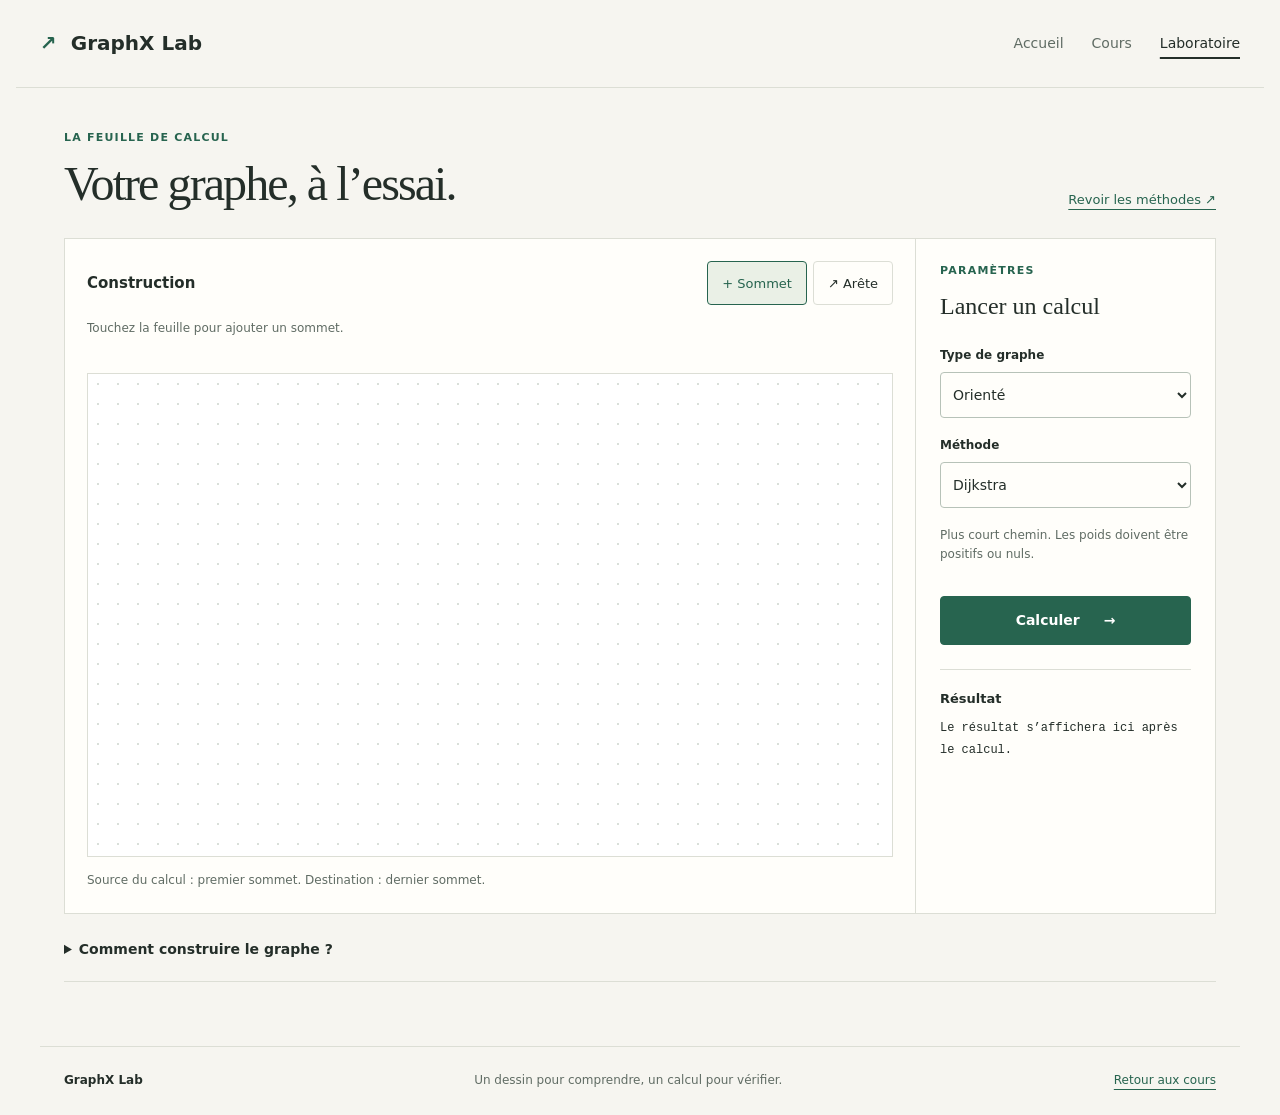
<file: exercices.html>
<!DOCTYPE html>
<html lang="fr">
<head>
  <meta charset="UTF-8">
  <meta name="viewport" content="width=device-width, initial-scale=1.0">
  <meta name="description" content="Dessinez un graphe pondéré et vérifiez vos calculs avec sept algorithmes de graphes.">
  <title>Laboratoire | GraphX Lab</title>
  <link rel="stylesheet" href="site.css">
  <script defer src="js/graphe.js"></script>
  <script defer src="script.js"></script>
  <script defer src="js/course-example.js"></script>
  <script defer src="js/laboratoire-ui.js"></script>
</head>
<body>
  <a class="skip-link" href="#contenu">Aller au contenu</a>
  <header class="site-header"><a class="brand" href="index.html"><span class="brand-mark" aria-hidden="true">↗</span> GraphX Lab</a><nav aria-label="Navigation principale"><a href="index.html">Accueil</a><a href="cours.html">Cours</a><a href="exercices.html" aria-current="page">Laboratoire</a></nav></header>
  <main id="contenu" class="lab-page">
    <div class="lab-heading"><div><p class="eyebrow">La feuille de calcul</p><h1>Votre graphe, à l’essai.</h1></div><a href="cours.html#plus-courts-chemins">Revoir les méthodes ↗</a></div>
    <div class="workbench">
      <section class="drawing-area" aria-labelledby="drawing-title">
        <div class="drawing-toolbar"><h2 id="drawing-title">Construction</h2><div class="mode-tools" role="group" aria-label="Outils de dessin"><button id="nodeTool" class="tool" type="button" aria-pressed="true">+ Sommet</button><button id="edgeTool" class="tool" type="button" aria-pressed="false">↗ Arête</button></div></div>
        <p id="drawingHint" class="drawing-hint" role="status">Touchez la feuille pour ajouter un sommet.</p>
        <div class="canvas-sheet"><canvas id="graphCanvas" width="1000" height="600" aria-label="Zone de dessin du graphe" aria-describedby="drawingHint canvasHelp">Votre navigateur ne prend pas en charge le dessin de graphes.</canvas></div>
        <p class="canvas-caption">Source du calcul : premier sommet. Destination : dernier sommet.</p>
      </section>
      <section class="calculation-panel" aria-labelledby="calculation-title">
        <p class="eyebrow">Paramètres</p><h2 id="calculation-title">Lancer un calcul</h2>
        <label for="directionSelect">Type de graphe</label><select id="directionSelect"><option value="directed">Orienté</option><option value="undirected">Non orienté</option></select>
        <label for="algoSelect">Méthode</label><select id="algoSelect"><option value="dijkstra">Dijkstra</option><option value="bellman">Bellman-Ford</option><option value="floyd">Floyd-Warshall</option><option value="dfs">Parcours en profondeur (DFS)</option><option value="bfs">Parcours en largeur (BFS)</option><option value="kruskal">Kruskal</option><option value="longest">Plus long chemin (DAG)</option></select>
        <p class="method-note" id="methodNote">Plus court chemin. Les poids doivent être positifs ou nuls.</p>
        <button id="runButton" type="button">Calculer <span aria-hidden="true">→</span></button>
        <div class="results"><h3>Résultat</h3><pre id="output" role="status" aria-live="polite">Le résultat s’affichera ici après le calcul.</pre></div>
      </section>
    </div>
    <details class="lab-help" id="canvasHelp"><summary>Comment construire le graphe ?</summary><ol><li>Choisissez « Sommet », puis cliquez ou touchez la feuille.</li><li>Choisissez « Arête », sélectionnez deux sommets et saisissez un poids. Les décimales et les poids négatifs sont acceptés à la saisie.</li><li>Réglez l’orientation et la méthode, puis lancez le calcul. Chaque méthode vérifie ses propres conditions.</li></ol><p>Le dessin se fait à la souris ou au toucher. Pour un exemple déjà construit, ouvrez une activité depuis les <a href="cours.html">cours</a>. Le graphe reste en mémoire sur cette page ; recharger la page efface le dessin.</p></details>
  </main>
  <footer><span>GraphX Lab</span><span>Un dessin pour comprendre, un calcul pour vérifier.</span><a href="cours.html">Retour aux cours</a></footer>
</body>
</html>
</file>
<file: site.css>
:root{
  color-scheme:light;
  --page:#f6f5f0;
  --card:#fffefa;
  --ink:#242e29;
  --muted:#606c64;
  --line:#dcded5;
  --accent:#27644f;
  --soft:#eaf0e6;
  --code:#f0f2eb
}
*{
  box-sizing:border-box
}
body{
  margin:0;
  background:var(--page);
  color:var(--ink);
  font:16px/1.65 system-ui,-apple-system,"Segoe UI",sans-serif
}
a{
  color:var(--accent);
  text-underline-offset:5px
}
button,input,select{
  font:inherit
}
button,a,select{
  -webkit-tap-highlight-color:transparent
}
button{
  cursor:pointer
}
a:focus-visible,button:focus-visible,input:focus-visible,select:focus-visible,summary:focus-visible{
  outline:3px solid #ab581c;
  outline-offset:4px
}
.skip-link{
  position:absolute;
  left:16px;
  top:-100px;
  background:var(--card);
  padding:12px;
  z-index:10
}
.skip-link:focus{
  top:12px
}
.site-header{
  max-width:1248px;
  padding:24px;
  margin:auto;
  display:flex;
  align-items:center;
  justify-content:space-between;
  gap:24px;
  border-bottom:1px solid var(--line)
}
.brand{
  font-weight:750;
  font-size:20px;
  text-decoration:none;
  color:var(--ink);
  white-space:nowrap
}
.brand-mark{
  color:var(--accent);
  padding-right:7px
}
nav{
  display:flex;
  gap:28px;
  flex-wrap:wrap
}
nav a{
  font-size:14px;
  color:var(--muted);
  text-decoration:none;
  padding:8px 0
}
nav a:hover,nav a[aria-current]{
  color:var(--ink);
  text-decoration:underline;
  text-decoration-thickness:2px;
  text-underline-offset:9px
}
main{
  max-width:1200px;
  margin:auto;
  padding:0 24px
}
h1,h2,h3,p{
  margin-top:0
}
h1{
  font:500 clamp(38px,4.8vw,66px)/1.1 Georgia,serif;
  letter-spacing:-.04em;
  margin:18px 0 24px
}
h2{
  font:500 28px/1.3 Georgia,serif
}
h3{
  font-size:18px;
  line-height:1.4
}
.eyebrow{
  font:650 11px/1.5 system-ui,sans-serif;
  letter-spacing:.11em;
  text-transform:uppercase;
  color:var(--accent)
}
.button,button:not(.tool){
  display:inline-flex;
  align-items:center;
  justify-content:center;
  gap:24px;
  min-height:46px;
  padding:12px 20px;
  background:var(--accent);
  color:#fff;
  border:1px solid var(--accent);
  border-radius:4px;
  text-decoration:none;
  font-weight:650;
  font-size:14px
}
.button:hover,button:not(.tool):hover{
  background:#1b4c3a
}
footer{
  max-width:1200px;
  margin:64px auto 0;
  padding:24px;
  display:flex;
  justify-content:space-between;
  gap:16px;
  flex-wrap:wrap;
  border-top:1px solid var(--line);
  font-size:12px;
  color:var(--muted)
}
footer>span:first-child{
  font-weight:700;
  color:var(--ink)
}
.home-intro{
  display:grid;
  grid-template-columns:1.15fr 1fr;
  align-items:center;
  gap:70px;
  padding:80px 0
}
.intro-copy{
  font-size:18px;
  color:var(--muted);
  max-width:530px
}
.home-actions{
  display:flex;
  align-items:center;
  gap:26px;
  flex-wrap:wrap;
  margin:30px 0 22px
}
.home-actions>a:last-child{
  font-size:14px
}
.home-note{
  font-size:12px;
  color:var(--muted)
}
.graph-notebook{
  margin:0;
  background:var(--card);
  border:1px solid var(--line);
  padding:22px;
  transform:rotate(-2deg)
}
.notebook-heading{
  display:flex;
  justify-content:space-between;
  gap:12px;
  font-size:11px;
  color:var(--muted);
  padding-bottom:16px;
  border-bottom:1px solid var(--line)
}
.graph-notebook svg{
  display:block;
  width:100%;
  height:auto;
  margin:14px 0
}
.edge-label{
  font:14px ui-monospace,monospace;
  fill:var(--muted)
}
.graph-label{
  font:16px system-ui,sans-serif;
  fill:var(--ink);
  text-anchor:middle
}
.graph-notebook figcaption{
  display:flex;
  justify-content:space-between;
  gap:12px;
  font:12px ui-monospace,monospace;
  border-top:1px solid var(--line);
  padding-top:18px
}
.graph-notebook strong{
  color:var(--accent)
}
.study-section{
  border-top:1px solid var(--line);
  padding-top:30px
}
.section-heading{
  display:flex;
  align-items:baseline;
  justify-content:space-between;
  gap:20px;
  flex-wrap:wrap;
  margin-bottom:14px
}
.section-heading a{
  font-size:13px
}
.study-rows>a{
  display:flex;
  align-items:center;
  gap:30px;
  color:var(--ink);
  text-decoration:none;
  border-top:1px solid var(--line);
  padding:25px 0
}
.study-rows>a:hover h3{
  text-decoration:underline;
  text-underline-offset:5px
}
.row-number{
  font:13px ui-monospace,monospace;
  color:var(--accent)
}
.study-rows h3{
  margin:0 0 6px
}
.study-rows p{
  font-size:14px;
  color:var(--muted);
  margin:0
}
.study-rows>a>span:last-child{
  margin-left:auto;
  color:var(--accent)
}
.practice-note{
  border-top:1px solid var(--line);
  padding-top:28px;
  margin-top:18px;
  max-width:760px
}
.practice-note p{
  color:var(--muted)
}
.practice-note a{
  font-size:14px
}
.lab-heading{
  display:flex;
  align-items:end;
  justify-content:space-between;
  gap:24px;
  margin:42px 0 28px
}
.lab-heading h1{
  font-size:clamp(34px,4vw,48px);
  margin:8px 0 0
}
.lab-heading>a{
  font-size:13px;
  white-space:nowrap
}
.workbench{
  display:grid;
  grid-template-columns:minmax(0,1fr) 300px;
  border:1px solid var(--line);
  background:var(--card)
}
.drawing-area{
  min-width:0;
  padding:22px
}
.drawing-toolbar{
  display:flex;
  justify-content:space-between;
  align-items:center;
  gap:12px;
  flex-wrap:wrap
}
.drawing-toolbar h2{
  font:650 15px system-ui;
  margin:0
}
.mode-tools{
  display:flex;
  gap:6px;
  flex-wrap:wrap
}
.tool{
  min-height:44px;
  background:transparent;
  border:1px solid var(--line);
  border-radius:4px;
  color:var(--ink);
  padding:9px 14px;
  font-size:13px
}
.tool[aria-pressed=true]{
  background:var(--soft);
  border-color:var(--accent);
  color:var(--accent)
}
.drawing-hint,.canvas-caption{
  font-size:12px;
  color:var(--muted);
  margin:14px 0
}
.drawing-hint{
  min-height:3.3em;
}
.canvas-sheet{
  background-color:#fff;
  background-image:radial-gradient(#d9dfd9 .8px,transparent .8px);
  background-size:20px 20px;
  border:1px solid var(--line)
}
#graphCanvas{
  display:block;
  width:100%;
  height:auto;
  aspect-ratio:5/3;
  cursor:crosshair
}
.canvas-caption{
  margin-bottom:0
}
.calculation-panel{
  padding:24px;
  border-left:1px solid var(--line);
  min-width:0
}
.calculation-panel h2{
  font-size:24px;
  margin-bottom:24px
}
.calculation-panel label{
  display:block;
  font-size:12px;
  font-weight:650;
  margin-bottom:6px
}
.calculation-panel select{
  display:block;
  width:100%;
  min-height:46px;
  margin-bottom:18px;
  padding:8px;
  background:var(--card);
  color:var(--ink);
  border:1px solid #b7c2b8;
  border-radius:4px;
  font-size:14px
}
.method-note{
  font-size:12px;
  line-height:1.6;
  color:var(--muted);
  min-height:58px
}
.calculation-panel button{
  width:100%
}
.results{
  border-top:1px solid var(--line);
  margin-top:24px;
  padding-top:20px
}
.results h3{
  font-size:13px;
  margin-bottom:10px
}
#output{
  margin:0;
  white-space:pre-wrap;
  overflow-wrap:anywhere;
  max-height:280px;
  overflow:auto;
  color:var(--ink);
  font:12px/1.8 ui-monospace,monospace
}
.lab-help{
  margin-top:24px;
  border-bottom:1px solid var(--line);
  padding:0 0 20px;
  color:var(--muted);
  font-size:14px
}
.lab-help summary{
  cursor:pointer;
  color:var(--ink);
  font-weight:650
}
.lab-help p{
  max-width:850px
}
@media(min-width:1500px){
  .home-intro{
    padding:100px 0
  }
}
@media(max-width:900px){
  .home-intro{
    gap:30px;
    padding:50px 0
  }
  .workbench{
    grid-template-columns:minmax(0,1fr)
  }
  .calculation-panel{
    border-left:0;
    border-top:1px solid var(--line)
  }
  .method-note{
    min-height:0
  }
  .lab-heading{
    align-items:start;
    flex-direction:column;
    gap:14px
  }
}
@media(max-width:650px){
  .site-header{
    flex-wrap:wrap;
    padding:18px 20px;
    gap:10px
  }
  nav{
    gap:24px;
    width:100%
  }
  main{
    padding:0 20px
  }
  .home-intro{
    grid-template-columns:1fr;
    padding:36px 0;
    gap:34px
  }
  .home-intro h1{
    font-size:43px
  }
  .graph-notebook{
    transform:none;
    max-width:460px
  }
  .intro-copy{
    font-size:16px
  }
  .home-actions{
    gap:18px
  }
  .section-heading h2{
    font-size:26px
  }
  .study-rows>a{
    gap:18px
  }
  .drawing-area{
    padding:14px
  }
  .drawing-toolbar{
    align-items:start;
    flex-direction:column
  }
  .lab-heading{
    margin-top:28px
  }
  .calculation-panel{
    padding:20px
  }
  .canvas-caption{
    font-size:11px
  }
  .drawing-hint{
    min-height:4.95em;
  }
  footer{
    margin-top:40px
  }
  .graph-notebook figcaption{
    font-size:11px
  }
}
@media(prefers-reduced-motion:reduce){
  html{
    scroll-behavior:auto
  }
}
</file>
<file: style.css>
:root{color-scheme:light dark;--page:#f5f7f5;--card:#fff;--ink:#182d32;--muted:#52676a;--line:#d8e3df;--accent:#126b57;--soft:#e9f3ed;--code:#f0f4f3}
*{box-sizing:border-box}html{scroll-padding-top:88px}body{margin:0;background:var(--page);color:var(--ink);font:17px/1.7 system-ui,-apple-system,"Segoe UI",sans-serif}a{color:var(--accent);text-underline-offset:4px}button,input,select{font:inherit}button,.button{cursor:pointer}a:focus-visible,button:focus-visible,summary:focus-visible,input:focus-visible,select:focus-visible{outline:3px solid #bd6313;outline-offset:4px}[hidden]{display:none!important}
.skip-link{position:absolute;top:-100px;left:12px;background:var(--card);padding:12px;z-index:10}.skip-link:focus{top:10px}.site-header{background:var(--card);border-bottom:1px solid var(--line);padding:18px max(24px,calc((100vw - 1200px)/2));display:flex;justify-content:space-between;align-items:center;gap:20px}.brand{font-weight:800;font-size:24px;text-decoration:none;color:var(--ink);white-space:nowrap}.brand span{color:var(--accent)}nav{display:flex;gap:24px;flex-wrap:wrap}nav a{color:var(--muted);text-decoration:none;font-size:15px}nav a[aria-current]{color:var(--accent);font-weight:750}
main{max-width:1200px;margin:auto;padding:0 24px}.hero{padding:64px 0 48px;max-width:850px}.eyebrow{text-transform:uppercase;letter-spacing:.12em;font-size:11px;font-weight:750;color:var(--accent)}h1{font-family:Georgia,serif;font-weight:500;font-size:clamp(38px,6vw,66px);line-height:1.1;letter-spacing:-.035em;margin:18px 0 24px}h1 span{color:var(--accent)}.hero>p:last-of-type{max-width:700px;color:var(--muted);font-size:19px}.stats{display:flex;gap:28px;flex-wrap:wrap;margin-top:26px;font-size:14px}.stats strong{font-size:24px;color:var(--accent);margin-right:6px}.course-layout{display:grid;grid-template-columns:250px minmax(0,1fr);gap:38px;align-items:start}aside{position:sticky;top:20px;padding:20px;background:var(--soft);border-radius:12px}aside h2{font-size:19px;margin:0}.muted{color:var(--muted);font-size:14px}.toc{padding-left:20px;font-size:13px;line-height:1.5}.toc li{padding:6px 0}.toc a{color:var(--ink);text-decoration:none}.toc a:hover{text-decoration:underline}
.filters{display:grid;grid-template-columns:minmax(0,1fr) auto;gap:12px;margin-bottom:24px}.filters label{font-size:13px;font-weight:650}.filters input,.filters select{display:block;margin-top:7px;background:var(--card);color:var(--ink);border:1px solid var(--line);padding:11px;border-radius:7px;max-width:100%;width:100%}.filters p{grid-column:1/-1;margin:0;font-size:13px;color:var(--muted)}.lesson{background:var(--card);border:1px solid var(--line);border-radius:12px;margin-bottom:14px;overflow-wrap:anywhere;scroll-margin-top:20px}.lesson>summary{display:flex;gap:18px;align-items:start;padding:22px;cursor:pointer;list-style:none}.lesson>summary::-webkit-details-marker{display:none}.lesson>summary:after{content:"+";margin-left:auto;font-size:26px;color:var(--accent)}.lesson[open]>summary:after{content:"−"}.lesson[open]>summary{border-bottom:1px solid var(--line)}.chapter-number{font-size:14px;font-weight:800;background:var(--soft);color:var(--accent);padding:8px;border-radius:8px}.chapter-title{display:block;font-size:20px;font-weight:700;line-height:1.4;margin:4px 0}.lesson-body{padding:12px 28px 28px}.lesson h3{font-size:19px;line-height:1.4;margin:30px 0 12px}.lesson-body p{margin:12px 0}.lesson-body li{margin:8px 0}.lesson-body ul,.lesson-body ol{padding-left:24px}.prerequisites{font-size:14px;color:var(--muted)}pre{white-space:pre-wrap;overflow-wrap:anywhere;background:var(--code);padding:16px;border-radius:8px;font:14px/1.7 ui-monospace,monospace}.formula{border-left:3px solid var(--accent)}.takeaway{background:var(--soft);padding:16px;border-radius:8px}.table-scroll{overflow:auto}table{border-collapse:collapse;min-width:100%;font-size:14px}th,td{border-bottom:1px solid var(--line);padding:9px 12px;text-align:left;white-space:nowrap}th{background:var(--soft)}figure{margin:24px 0;background:var(--code);border-radius:10px;padding:14px}svg{display:block;max-width:420px;width:100%;margin:auto}svg line{stroke:var(--muted);stroke-width:2}svg path{fill:var(--muted)}svg circle{fill:var(--accent)}svg text{font:14px system-ui;fill:var(--ink);paint-order:stroke;stroke:var(--code);stroke-width:4px;stroke-linejoin:round}svg .node-label{text-anchor:middle;fill:white;stroke:none}figcaption{color:var(--muted);font-size:12px;text-align:center}
.hint,.correction{margin:10px 0;border:1px solid var(--line);border-radius:8px;padding:12px}.hint summary,.correction summary{cursor:pointer;font-weight:650;font-size:14px}.hint p{margin-bottom:0}.quiz{margin:16px 0}fieldset{border:1px solid var(--line);border-radius:10px;padding:18px}legend{font-weight:650;padding:0 8px}.answer{display:block;padding:10px;border-radius:6px}.answer:hover{background:var(--soft)}.answer input{accent-color:var(--accent)}button,.button{display:inline-block;color:#fff;background:var(--accent);border:0;border-radius:7px;padding:10px 15px;text-decoration:none;font-size:14px;font-weight:650;margin-top:12px}button:disabled{opacity:.5;cursor:not-allowed}.feedback{font-size:14px}.feedback[data-correct=false]{border-left:3px solid #bd6313;padding-left:10px}.feedback[data-correct=true]{color:var(--accent);font-weight:650}.sources{font-size:14px}.back-to-top{font-size:13px}.editorial{padding:32px 0;margin-top:38px;border-top:1px solid var(--line);color:var(--muted);font-size:14px}.editorial h2{color:var(--ink);font-size:21px}footer{padding:28px;text-align:center;background:var(--card);border-top:1px solid var(--line);font-size:13px;color:var(--muted)}
@media(max-width:800px){.course-layout{grid-template-columns:1fr;gap:22px}aside{position:static}.toc{columns:2;column-gap:30px}.toc li{break-inside:avoid}.hero{padding:36px 0}.filters{grid-template-columns:1fr}.lesson-body{padding:8px 18px 22px}.lesson>summary{padding:18px;gap:12px}.site-header{flex-wrap:wrap}nav{gap:18px}.chapter-title{font-size:18px}}
@media(max-width:420px){main{padding:0 14px}.toc{columns:1}.stats{gap:16px}.chapter-number{padding:5px}.lesson>summary{gap:8px}.eyebrow{letter-spacing:.07em}.lesson-body{padding:6px 14px 20px}}
@media(prefers-color-scheme:dark){:root{--page:#111f23;--card:#1a2b30;--ink:#e4efeb;--muted:#b0c4bd;--line:#38504a;--accent:#80d8b0;--soft:#223e35;--code:#16272b}button,.button{color:#10271e}.chapter-number{color:var(--accent)}svg circle{fill:#126b57}}
@media print{.site-header,aside,.filters,button,.button,.back-to-top{display:none}.course-layout{display:block}.lesson{break-inside:auto}.lesson-body{padding:0}body{background:white;color:black}}
</file>
